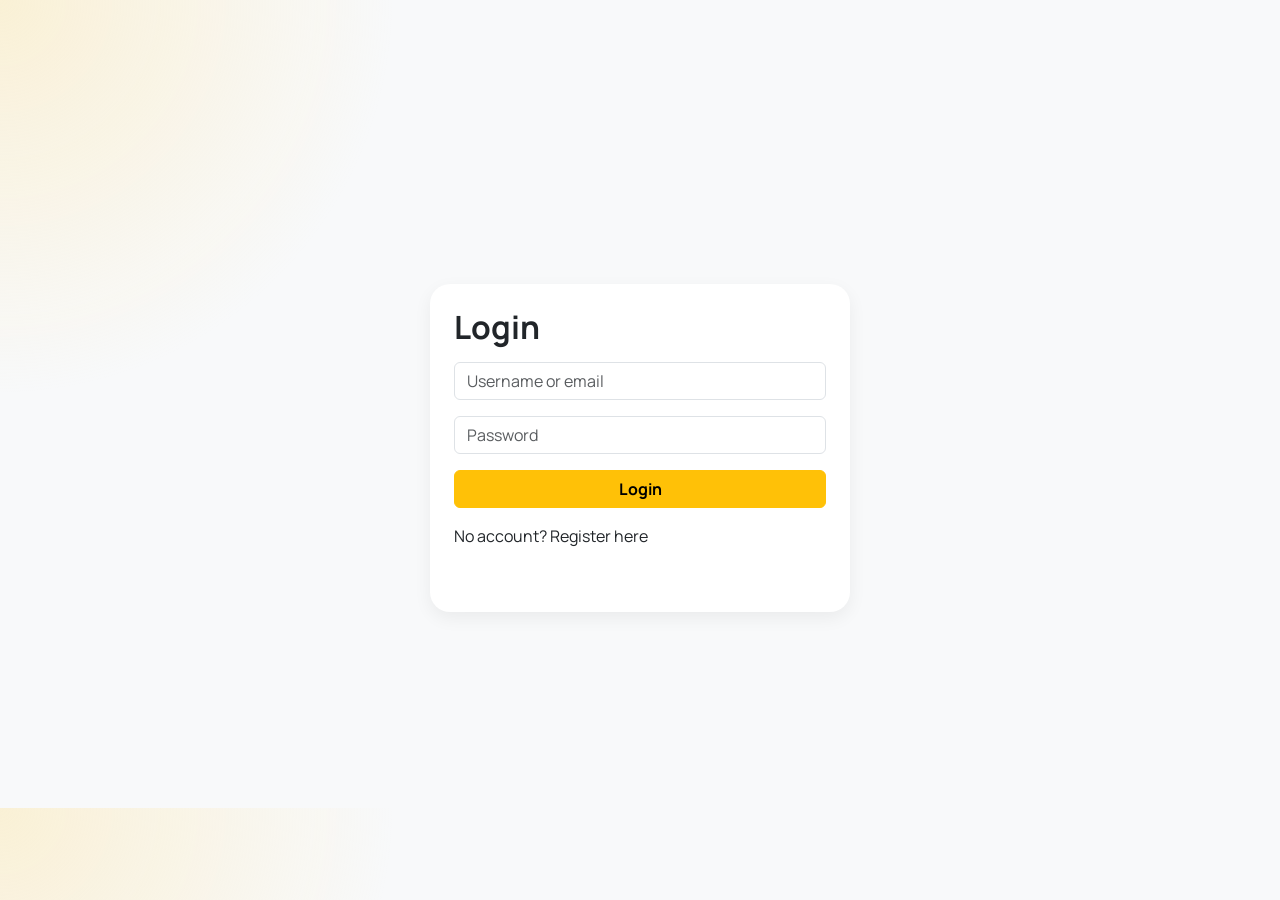
<file: index.html>
<!doctype html>
<html lang="en">
  <head>
    <meta charset="UTF-8" />
    <meta name="viewport" content="width=device-width, initial-scale=1.0" />
    <title>Notes</title>
    <link rel="preconnect" href="https://fonts.googleapis.com" />
    <link rel="preconnect" href="https://fonts.gstatic.com" crossorigin />
    <link
      href="https://fonts.googleapis.com/css2?family=Manrope:wght@400;500;600;700;800&display=swap"
      rel="stylesheet"
    />
    <link
      href="https://cdn.jsdelivr.net/npm/bootstrap@5.3.3/dist/css/bootstrap.min.css"
      rel="stylesheet"
    />
    <link
      href="https://cdn.jsdelivr.net/npm/bootstrap-icons@1.11.3/font/bootstrap-icons.min.css"
      rel="stylesheet"
    />
    <link rel="stylesheet" href="style.css" />
    <script src="auth-guard.js"></script>
    <script src="reminder-notifications.js"></script>
  </head>
  <body>
    <nav
      class="navbar navbar-expand-lg fixed-top glass-nav border-bottom border-light-subtle"
    >
      <div class="container-fluid px-3 px-lg-4 gap-3">
        <div class="d-flex align-items-center gap-2">
          <button
            class="btn btn-light d-lg-none rounded-circle"
            type="button"
            data-bs-toggle="offcanvas"
            data-bs-target="#mobileSidebar"
          >
            <i class="bi bi-list fs-5"></i>
          </button>
          <a
            class="navbar-brand d-flex align-items-center gap-2 mb-0 fw-bold text-dark"
            href="index.html"
          >
            <span
              class="brand-mark rounded-4 d-inline-flex align-items-center justify-content-center shadow-sm"
            >
              <i class="bi bi-lightbulb-fill"></i>
            </span>
            <span>KeepLite</span>
          </a>
        </div>

        <form class="search-pill flex-grow-1 mx-lg-3" onsubmit="return false;">
          <div class="input-group input-group-lg">
            <span class="input-group-text rounded-start-pill px-3"
              ><i class="bi bi-search text-muted"></i
            ></span>
            <input
              type="search"
              class="form-control rounded-end-pill px-2"
              placeholder="Search notes"
            />
          </div>
        </form>

        <div class="d-flex gap-3 align-items-center ms-auto">
          <button class="btn btn-light rounded-circle shadow-sm" type="button" aria-label="Messages" onclick="window.location.href='messages.html'">
            <i class="bi bi-envelope fs-5"></i>
          </button>
          <button class="btn btn-light rounded-circle shadow-sm" type="button" aria-label="Profile" onclick="window.location.href='profile.html'">
            <i class="bi bi-person-circle fs-5"></i>
          </button>
        </div>
      </div>
    </nav>

    <div
      class="offcanvas offcanvas-start"
      tabindex="-1"
      id="mobileSidebar"
      aria-labelledby="mobileSidebarLabel"
    >
      <div class="offcanvas-header">
        <h5 class="offcanvas-title fw-bold" id="mobileSidebarLabel">
          KeepLite
        </h5>
        <button
          type="button"
          class="btn-close"
          data-bs-dismiss="offcanvas"
          aria-label="Close"
        ></button>
      </div>
      <div class="offcanvas-body">
        <nav class="nav flex-column gap-2">
          <a class="nav-link sidebar-link active" href="index.html"
            ><i class="bi bi-stickies me-2"></i>Notes</a
          >
          <a class="nav-link sidebar-link" href="feed.html"
            ><i class="bi bi-globe2 me-2"></i>Feed</a
          >
          <a class="nav-link sidebar-link" href="messages.html"
            ><i class="bi bi-envelope me-2"></i>Messages</a
          >
          <a class="nav-link sidebar-link" href="reminders.html"
            ><i class="bi bi-bell me-2"></i>Reminders</a
          >
          <a class="nav-link sidebar-link" href="labels.html"
            ><i class="bi bi-tag me-2"></i>Labels</a
          >
          <a class="nav-link sidebar-link" href="archive.html"
            ><i class="bi bi-archive me-2"></i>Archive</a
          >
        </nav>
      </div>
    </div>

    <div class="container-fluid px-3 px-lg-4">
      <div class="d-flex align-items-start gap-4">
        <aside class="sidebar-desktop d-none d-lg-block flex-shrink-0">
          <div class="sidebar-sticky">
            <nav class="nav flex-column gap-2">
              <a class="nav-link sidebar-link active" href="index.html"
                ><i class="bi bi-stickies me-2"></i>Notes</a
              >
              <a class="nav-link sidebar-link" href="feed.html"
                ><i class="bi bi-globe2 me-2"></i>Feed</a
              >
              <a class="nav-link sidebar-link" href="messages.html"
                ><i class="bi bi-envelope me-2"></i>Messages</a
              >
              <a class="nav-link sidebar-link" href="reminders.html"
                ><i class="bi bi-bell me-2"></i>Reminders</a
              >
              <a class="nav-link sidebar-link" href="labels.html"
                ><i class="bi bi-tag me-2"></i>Labels</a
              >
              <a class="nav-link sidebar-link" href="archive.html"
                ><i class="bi bi-archive me-2"></i>Archive</a
              >
            </nav>
          </div>
        </aside>

        <main class="flex-grow-1 pb-5">
          <div class="d-flex gap-3 mb-4">
            <button class="btn btn-light flex-grow-1 py-3 text-start" id="btn-text-note" type="button">
              <div class="d-flex align-items-center gap-3">
                <i class="bi bi-pencil-square fs-5 text-muted"></i>
                <div>
                  <div class="fw-medium text-dark">Take a note</div>
                  <div class="small text-secondary">Create a text note</div>
                </div>
              </div>
            </button>
            <button class="btn btn-light flex-grow-1 py-3 text-start" id="btn-image-note" type="button">
              <div class="d-flex align-items-center gap-3">
                <i class="bi bi-image fs-5 text-muted"></i>
                <div>
                  <div class="fw-medium text-dark">Image Note</div>
                  <div class="small text-secondary">Upload an image and add text</div>
                </div>
              </div>
            </button>
          </div>

          <div class="row g-4" id="tasks-container">
            <div class="col-12"><p class="text-muted text-center pt-5">Loading notes...</p></div>
          </div>
        </main>
      </div>
    </div>

    <!-- Create / Edit Note Modal -->
    <div class="modal fade" id="noteModal" tabindex="-1" aria-hidden="true">
      <div class="modal-dialog modal-dialog-centered modal-lg modal-dialog-scrollable">
        <div class="modal-content border-0 shadow-lg rounded-4">
          <div class="modal-header border-0 pb-0">
            <div>
              <h5 class="modal-title fw-bold d-flex align-items-center gap-2" id="noteModalTitle">
                <i class="bi bi-stickies"></i>
                <span>Create Note</span>
              </h5>
              <p class="text-secondary small mb-0 mt-1">Capture thoughts, reminders, labels, and images in one place.</p>
            </div>
            <button type="button" class="btn-close" data-bs-dismiss="modal" aria-label="Close"></button>
          </div>

          <form id="noteForm">
            <div class="modal-body pt-3">
              <input type="hidden" id="noteTaskId" />

              <div class="row g-3">
                <div class="col-md-4">
                  <label for="noteType" class="form-label fw-semibold">Note Type</label>
                  <select class="form-select rounded-4" id="noteType">
                    <option value="text">Text Note</option>
                    <option value="image">Image Note</option>
                  </select>
                </div>

                <div class="col-md-8">
                  <label for="noteTitle" class="form-label fw-semibold">Title</label>
                  <input
                    type="text"
                    class="form-control rounded-4"
                    id="noteTitle"
                    placeholder="Enter note title"
                    required
                  />
                </div>

                <div class="col-12">
                  <label for="noteDescription" class="form-label fw-semibold">Description</label>
                  <textarea
                    class="form-control rounded-4"
                    id="noteDescription"
                    rows="5"
                    placeholder="Write your note..."
                  ></textarea>
                </div>

                <div class="col-md-6">
                  <label for="noteLabels" class="form-label fw-semibold">Labels</label>
                  <input
                    type="text"
                    class="form-control rounded-4"
                    id="noteLabels"
                    placeholder="study, java, work"
                  />
                </div>

                <div class="col-md-6">
                  <label for="noteReminder" class="form-label fw-semibold">Reminder</label>
                  <input
                    type="datetime-local"
                    class="form-control rounded-4"
                    id="noteReminder"
                  />
                </div>

                <div class="col-12 d-none" id="imageUploadGroup">
                  <label for="noteImage" class="form-label fw-semibold">Upload Image</label>
                  <input
                    type="file"
                    class="form-control rounded-4"
                    id="noteImage"
                    accept="image/*"
                  />
                  <div id="noteImagePreviewWrap" class="mt-3 d-none">
                    <div class="p-2 bg-light rounded-4">
                      <img
                        id="noteImagePreview"
                        alt="Preview"
                        class="img-fluid rounded-4"
                        style="max-height: 240px; width: 100%; object-fit: cover;"
                      />
                    </div>
                  </div>
                </div>
              </div>
            </div>

            <div class="modal-footer border-0 pt-0">
              <button type="button" class="btn btn-light rounded-pill px-4" data-bs-dismiss="modal">Cancel</button>
              <button type="submit" class="btn btn-primary rounded-pill px-4" id="noteSubmitBtn">
                <i class="bi bi-plus-circle me-2"></i>Save Note
              </button>
            </div>
          </form>
        </div>
      </div>
    </div>

    <!-- Share Modal -->
    <div class="modal fade" id="shareTaskModal" tabindex="-1" aria-hidden="true">
      <div class="modal-dialog modal-dialog-centered">
        <div class="modal-content border-0 shadow-lg rounded-4">
          <div class="modal-header border-0 pb-0">
            <div>
              <h5 class="modal-title fw-bold d-flex align-items-center gap-2">
                <i class="bi bi-share"></i>
                <span>Share to Feed</span>
              </h5>
              <p class="text-secondary small mb-0 mt-1">Add a polished caption before posting your completed note.</p>
            </div>
            <button type="button" class="btn-close" data-bs-dismiss="modal" aria-label="Close"></button>
          </div>

          <form id="shareTaskForm">
            <div class="modal-body pt-3">
              <input type="hidden" id="shareTaskId" />

              <div class="rounded-4 border bg-light p-3 mb-3">
                <div class="small text-muted mb-1">Selected note</div>
                <div id="shareTaskPreviewTitle" class="fw-bold text-dark"></div>
                <div id="shareTaskPreviewDescription" class="small text-secondary mt-1"></div>
              </div>

              <div class="mb-0">
                <label for="shareCaption" class="form-label fw-semibold">Caption</label>
                <textarea
                  class="form-control rounded-4"
                  id="shareCaption"
                  rows="4"
                  placeholder="What would you like to say about this note?"
                ></textarea>
              </div>
            </div>

            <div class="modal-footer border-0 pt-0">
              <button type="button" class="btn btn-light rounded-pill px-4" data-bs-dismiss="modal">Cancel</button>
              <button type="submit" class="btn btn-warning rounded-pill px-4">
                <i class="bi bi-send me-2"></i>Post to Feed
              </button>
            </div>
          </form>
        </div>
      </div>
    </div>

    <script src="https://cdn.jsdelivr.net/npm/bootstrap@5.3.3/dist/js/bootstrap.bundle.min.js"></script>
    <script src="index.js"></script>
  </body>
</html>
</file>
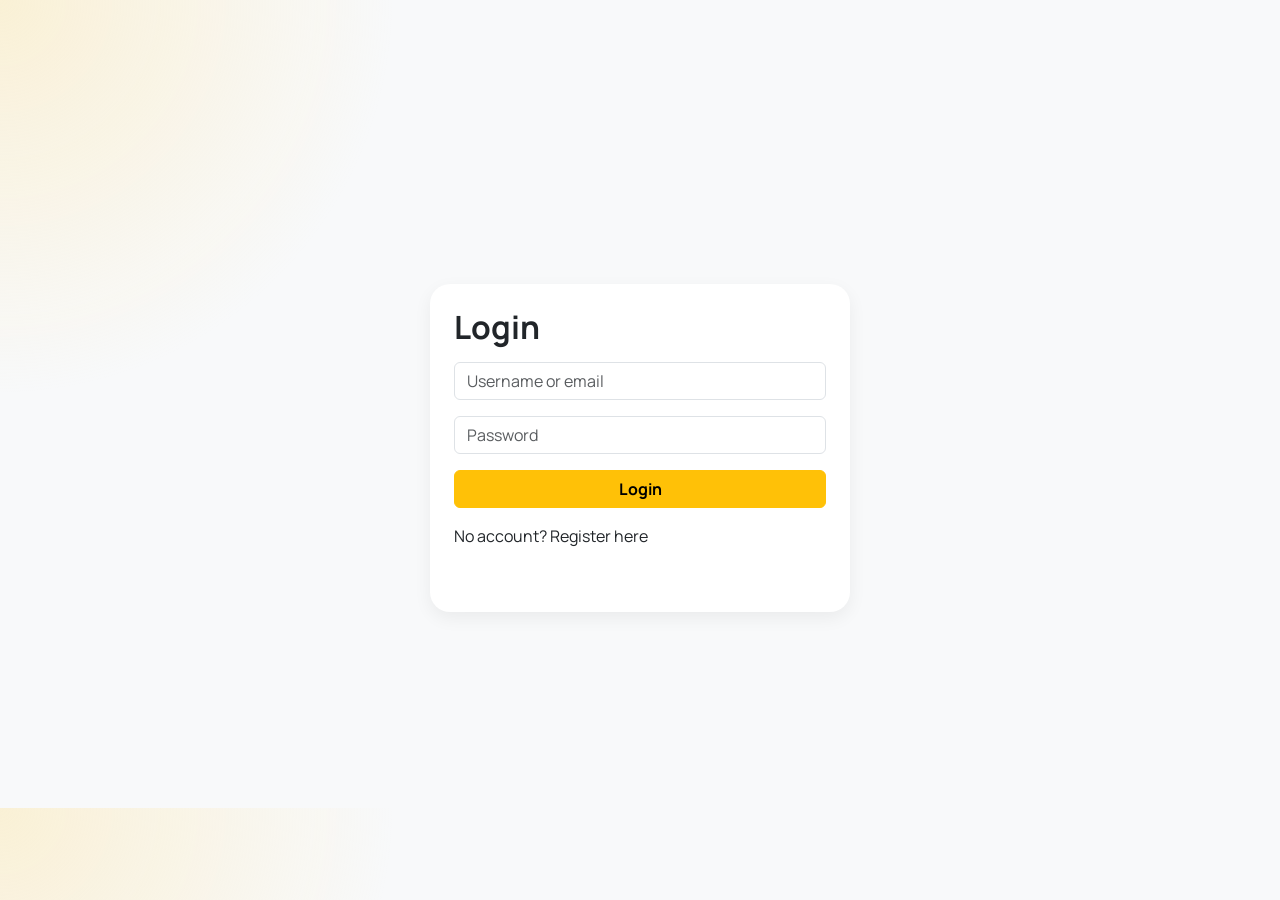
<file: archive.html>
<!doctype html>
<html lang="en">
  <head>
    <meta charset="UTF-8" />
    <meta name="viewport" content="width=device-width, initial-scale=1.0" />
    <title>Archive - KeepLite</title>
    <link rel="preconnect" href="https://fonts.googleapis.com" />
    <link rel="preconnect" href="https://fonts.gstatic.com" crossorigin />
    <link href="https://fonts.googleapis.com/css2?family=Manrope:wght@400;500;600;700;800&display=swap" rel="stylesheet" />
    <link href="https://cdn.jsdelivr.net/npm/bootstrap@5.3.3/dist/css/bootstrap.min.css" rel="stylesheet" />
    <link href="https://cdn.jsdelivr.net/npm/bootstrap-icons@1.11.3/font/bootstrap-icons.min.css" rel="stylesheet" />
    <link rel="stylesheet" href="style.css" />
    <script src="auth-guard.js"></script>
    <script src="reminder-notifications.js"></script>
  </head>
  <body>
    <nav class="navbar navbar-expand-lg fixed-top glass-nav border-bottom border-light-subtle">
      <div class="container-fluid px-3 px-lg-4 gap-3">
        <div class="d-flex align-items-center gap-2">
          <button
            class="btn btn-light d-lg-none rounded-circle"
            type="button"
            data-bs-toggle="offcanvas"
            data-bs-target="#mobileSidebar"
          >
            <i class="bi bi-list fs-5"></i>
          </button>
          <a class="navbar-brand d-flex align-items-center gap-2 mb-0 fw-bold text-dark" href="index.html">
            <span class="brand-mark rounded-4 d-inline-flex align-items-center justify-content-center shadow-sm">
              <i class="bi bi-lightbulb-fill"></i>
            </span>
            <span>KeepLite</span>
          </a>
        </div>
        <button class="btn btn-light rounded-circle shadow-sm ms-auto" type="button" onclick="window.location.href='profile.html'">
          <i class="bi bi-person-circle fs-5"></i>
        </button>
      </div>
    </nav>

    <div
      class="offcanvas offcanvas-start"
      tabindex="-1"
      id="mobileSidebar"
      aria-labelledby="mobileSidebarLabel"
    >
      <div class="offcanvas-header">
        <h5 class="offcanvas-title fw-bold" id="mobileSidebarLabel">KeepLite</h5>
        <button
          type="button"
          class="btn-close"
          data-bs-dismiss="offcanvas"
          aria-label="Close"
        ></button>
      </div>
      <div class="offcanvas-body">
        <nav class="nav flex-column gap-2">
          <a class="nav-link sidebar-link" href="index.html"><i class="bi bi-stickies me-2"></i>Notes</a>
          <a class="nav-link sidebar-link" href="feed.html"><i class="bi bi-globe2 me-2"></i>Feed</a>
          <a class="nav-link sidebar-link" href="messages.html"><i class="bi bi-envelope me-2"></i>Messages</a>
          <a class="nav-link sidebar-link" href="reminders.html"><i class="bi bi-bell me-2"></i>Reminders</a>
          <a class="nav-link sidebar-link" href="labels.html"><i class="bi bi-tag me-2"></i>Labels</a>
          <a class="nav-link sidebar-link active" href="archive.html"><i class="bi bi-archive me-2"></i>Archive</a>
        </nav>
      </div>
    </div>

    <div class="container-fluid px-3 px-lg-4">
      <div class="d-flex align-items-start gap-4">
        <aside class="sidebar-desktop d-none d-lg-block flex-shrink-0">
          <div class="sidebar-sticky">
            <nav class="nav flex-column gap-2">
              <a class="nav-link sidebar-link" href="index.html"><i class="bi bi-stickies me-2"></i>Notes</a>
              <a class="nav-link sidebar-link" href="feed.html"><i class="bi bi-globe2 me-2"></i>Feed</a>
              <a class="nav-link sidebar-link" href="messages.html"><i class="bi bi-envelope me-2"></i>Messages</a>
              <a class="nav-link sidebar-link" href="reminders.html"><i class="bi bi-bell me-2"></i>Reminders</a>
              <a class="nav-link sidebar-link" href="labels.html"><i class="bi bi-tag me-2"></i>Labels</a>
              <a class="nav-link sidebar-link active" href="archive.html"><i class="bi bi-archive me-2"></i>Archive</a>
            </nav>
          </div>
        </aside>

        <main class="flex-grow-1 pb-5 mt-3">
          <div class="text-center text-muted mb-5 mt-4">
            <i class="bi bi-archive text-secondary opacity-50" style="font-size: 3rem;"></i>
            <h5 class="mt-2 fw-medium text-secondary">Archived Notes</h5>
          </div>

          <div class="row g-4">
            <div class="col-12 col-md-6 col-xl-3">
              <div class="card note-card h-100 archived-card">
                <div class="card-body">
                  <div class="d-flex justify-content-between align-items-start mb-2">
                    <h2 class="h6 fw-bold text-muted">Project Ideas Phase 1</h2>
                    <i class="bi bi-arrow-up-circle text-muted" title="Unarchive" style="cursor: pointer;"></i>
                  </div>
                  <p class="text-secondary mb-3 small">Initial brainstorm for the CITS5505 project. We decided on the note-taking app.</p>
                </div>
              </div>
            </div>

            <div class="col-12 col-md-6 col-xl-3">
              <div class="card note-card h-100 archived-card">
                <div class="card-body">
                  <div class="d-flex justify-content-between align-items-start mb-2">
                    <h2 class="h6 fw-bold text-muted">Old Shopping List</h2>
                    <i class="bi bi-arrow-up-circle text-muted" title="Unarchive" style="cursor: pointer;"></i>
                  </div>
                  <ul class="list-unstyled small text-secondary mb-0 line-through">
                    <li><del>Coffee</del></li>
                    <li><del>Milk</del></li>
                  </ul>
                </div>
              </div>
            </div>
          </div>
        </main>
      </div>
    </div>

    <script src="https://cdn.jsdelivr.net/npm/bootstrap@5.3.3/dist/js/bootstrap.bundle.min.js"></script>
    <script src="archive.js"></script>
  </body>
</html>
</file>
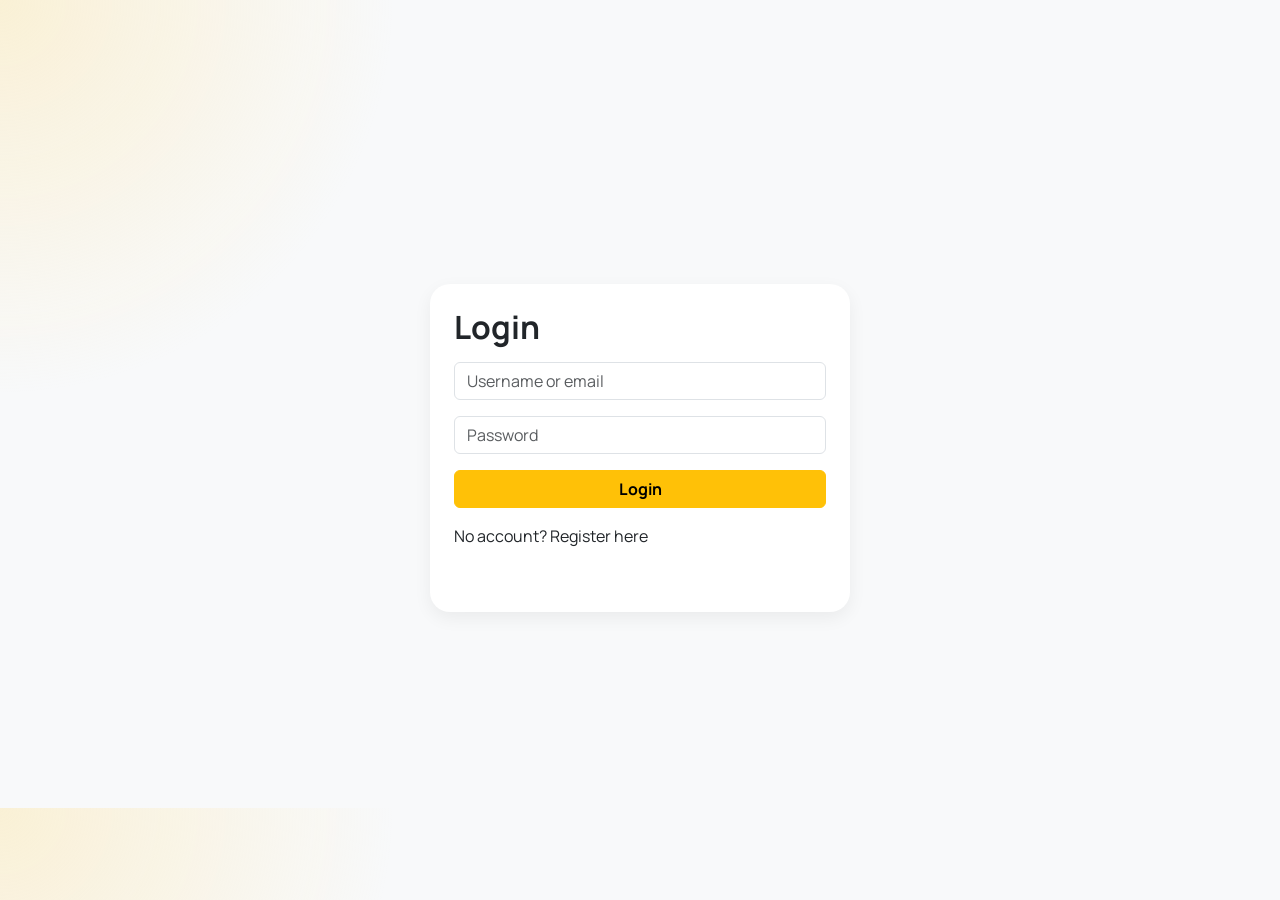
<file: feed.html>
<!doctype html>
<html lang="en">
<head>
  <meta charset="UTF-8" />
  <meta name="viewport" content="width=device-width, initial-scale=1.0" />
  <title>Feed - KeepLite</title>

  <link rel="preconnect" href="https://fonts.googleapis.com" />
  <link rel="preconnect" href="https://fonts.gstatic.com" crossorigin />
  <link
    href="https://fonts.googleapis.com/css2?family=Manrope:wght@400;500;600;700;800&display=swap"
    rel="stylesheet"
  />
  <link
    href="https://cdn.jsdelivr.net/npm/bootstrap@5.3.3/dist/css/bootstrap.min.css"
    rel="stylesheet"
  />
  <link
    href="https://cdn.jsdelivr.net/npm/bootstrap-icons@1.11.3/font/bootstrap-icons.min.css"
    rel="stylesheet"
  />
  <link rel="stylesheet" href="style.css" />
  <script src="auth-guard.js"></script>
  <script src="reminder-notifications.js"></script>

  <style>
    .feed-author-link {
      cursor: pointer;
      transition: color 0.2s ease;
    }

    .feed-author-link:hover {
      color: #ffd54f !important;
      text-decoration: underline !important;
    }

    .feed-toolbar {
      background: rgba(255, 255, 255, 0.82);
      backdrop-filter: blur(10px);
      border: 1px solid rgba(0, 0, 0, 0.05);
      border-radius: 20px;
      padding: 14px 16px;
      margin-bottom: 20px;
    }

    .feed-post {
      border: 0;
      border-radius: 24px;
      box-shadow: 0 12px 28px rgba(15, 23, 42, 0.08);
      overflow: hidden;
      transition: transform 0.2s ease, box-shadow 0.2s ease;
    }

    .feed-post:hover {
      transform: translateY(-2px);
      box-shadow: 0 16px 34px rgba(15, 23, 42, 0.12);
    }

    .feed-post .card-body {
      padding: 1.25rem;
    }

    .post-meta-line {
      font-size: 0.88rem;
      color: #6c757d;
    }

    .post-title {
      font-size: 1.06rem;
      line-height: 1.35;
    }

    .post-caption {
      white-space: pre-wrap;
    }

    .engagement-bar {
      display: flex;
      align-items: center;
      justify-content: space-between;
      gap: 12px;
      flex-wrap: wrap;
      padding-top: 10px;
      border-top: 1px solid rgba(0, 0, 0, 0.06);
      margin-top: 12px;
    }

    .engagement-stats {
      display: flex;
      align-items: center;
      gap: 14px;
      color: #6c757d;
      font-size: 0.92rem;
      font-weight: 600;
    }

    .engagement-actions {
      display: flex;
      align-items: center;
      gap: 10px;
      flex-wrap: wrap;
    }

    .like-btn {
      border: 0;
      background: #fff7db;
      color: #7a5a00;
      border-radius: 999px;
      padding: 9px 14px;
      font-weight: 700;
      transition: all 0.2s ease;
    }

    .like-btn:hover {
      background: #ffe9a8;
      transform: translateY(-1px);
    }

    .like-btn.liked {
      background: #ffd54f;
      color: #3d2b00;
      box-shadow: 0 8px 18px rgba(255, 213, 79, 0.35);
    }

    .comment-wrap {
      background: #fafafa;
      border: 1px solid rgba(0, 0, 0, 0.05);
      border-radius: 18px;
      padding: 12px 14px;
    }

    .comment-row:last-child {
      border-bottom: 0 !important;
      padding-bottom: 0 !important;
      margin-bottom: 0 !important;
    }

    .comment-composer .form-control {
      border-radius: 999px;
    }

    .comment-composer .btn {
      border-radius: 999px;
      font-weight: 700;
    }
  </style>
</head>
<body>
  <nav class="navbar navbar-expand-lg fixed-top glass-nav border-bottom border-light-subtle">
    <div class="container-fluid px-3 px-lg-4 gap-3">
      <div class="d-flex align-items-center gap-2">
        <button
          class="btn btn-light d-lg-none rounded-circle"
          type="button"
          data-bs-toggle="offcanvas"
          data-bs-target="#mobileSidebar"
        >
          <i class="bi bi-list fs-5"></i>
        </button>
        <a
          class="navbar-brand d-flex align-items-center gap-2 mb-0 fw-bold text-dark"
          href="index.html"
        >
          <span
            class="brand-mark rounded-4 d-inline-flex align-items-center justify-content-center shadow-sm"
          >
            <i class="bi bi-lightbulb-fill"></i>
          </span>
          <span>KeepLite</span>
        </a>
      </div>

      <button
        class="btn btn-light rounded-circle shadow-sm ms-auto"
        type="button"
        aria-label="Profile"
        onclick="window.location.href='profile.html'"
      >
        <i class="bi bi-person-circle fs-5"></i>
      </button>
    </div>
  </nav>

  <div class="offcanvas offcanvas-start" tabindex="-1" id="mobileSidebar">
    <div class="offcanvas-header">
      <h5 class="offcanvas-title fw-bold">KeepLite</h5>
      <button type="button" class="btn-close" data-bs-dismiss="offcanvas"></button>
    </div>
    <div class="offcanvas-body">
      <nav class="nav flex-column gap-2">
        <a class="nav-link sidebar-link" href="index.html"><i class="bi bi-stickies me-2"></i>Notes</a>
        <a class="nav-link sidebar-link active" href="feed.html"><i class="bi bi-globe2 me-2"></i>Feed</a>
        <a class="nav-link sidebar-link" href="messages.html"><i class="bi bi-envelope me-2"></i>Messages</a>
        <a class="nav-link sidebar-link" href="reminders.html"><i class="bi bi-bell me-2"></i>Reminders</a>
        <a class="nav-link sidebar-link" href="labels.html"><i class="bi bi-tag me-2"></i>Labels</a>
        <a class="nav-link sidebar-link" href="archive.html"><i class="bi bi-archive me-2"></i>Archive</a>
      </nav>
    </div>
  </div>

  <div class="container-fluid px-3 px-lg-4">
    <div class="d-flex align-items-start gap-4">
      <aside class="sidebar-desktop d-none d-lg-block flex-shrink-0">
        <div class="sidebar-sticky">
          <nav class="nav flex-column gap-2">
            <a class="nav-link sidebar-link" href="index.html"><i class="bi bi-stickies me-2"></i>Notes</a>
            <a class="nav-link sidebar-link active" href="feed.html"><i class="bi bi-globe2 me-2"></i>Feed</a>
            <a class="nav-link sidebar-link" href="messages.html"><i class="bi bi-envelope me-2"></i>Messages</a>
            <a class="nav-link sidebar-link" href="reminders.html"><i class="bi bi-bell me-2"></i>Reminders</a>
            <a class="nav-link sidebar-link" href="labels.html"><i class="bi bi-tag me-2"></i>Labels</a>
            <a class="nav-link sidebar-link" href="archive.html"><i class="bi bi-archive me-2"></i>Archive</a>
          </nav>
        </div>
      </aside>

      <main class="flex-grow-1 pb-5" style="max-width: 760px; margin: 0 auto;">
        <div class="d-flex align-items-center justify-content-between gap-3 flex-wrap mb-3">
          <div>
            <h1 class="h4 fw-bold mb-1">Public Feed</h1>
            <p class="text-secondary mb-0">Popular posts float to the top automatically.</p>
          </div>
          <button class="btn btn-light rounded-pill px-4 fw-semibold" type="button" onclick="loadFeed()">
            <i class="bi bi-arrow-clockwise me-2"></i>Refresh
          </button>
        </div>

        <div class="feed-toolbar d-flex justify-content-between align-items-center gap-3 flex-wrap">
          <div class="small text-secondary">
            Feed order updates quietly in the background based on likes and comments.
          </div>
        </div>

        <div id="feed-container">
          <p class="text-muted text-center pt-5">Loading...</p>
        </div>
      </main>
    </div>
  </div>

  <script src="https://cdn.jsdelivr.net/npm/bootstrap@5.3.3/dist/js/bootstrap.bundle.min.js"></script>
  <script src="feed.js"></script>
</body>
</html>
</file>
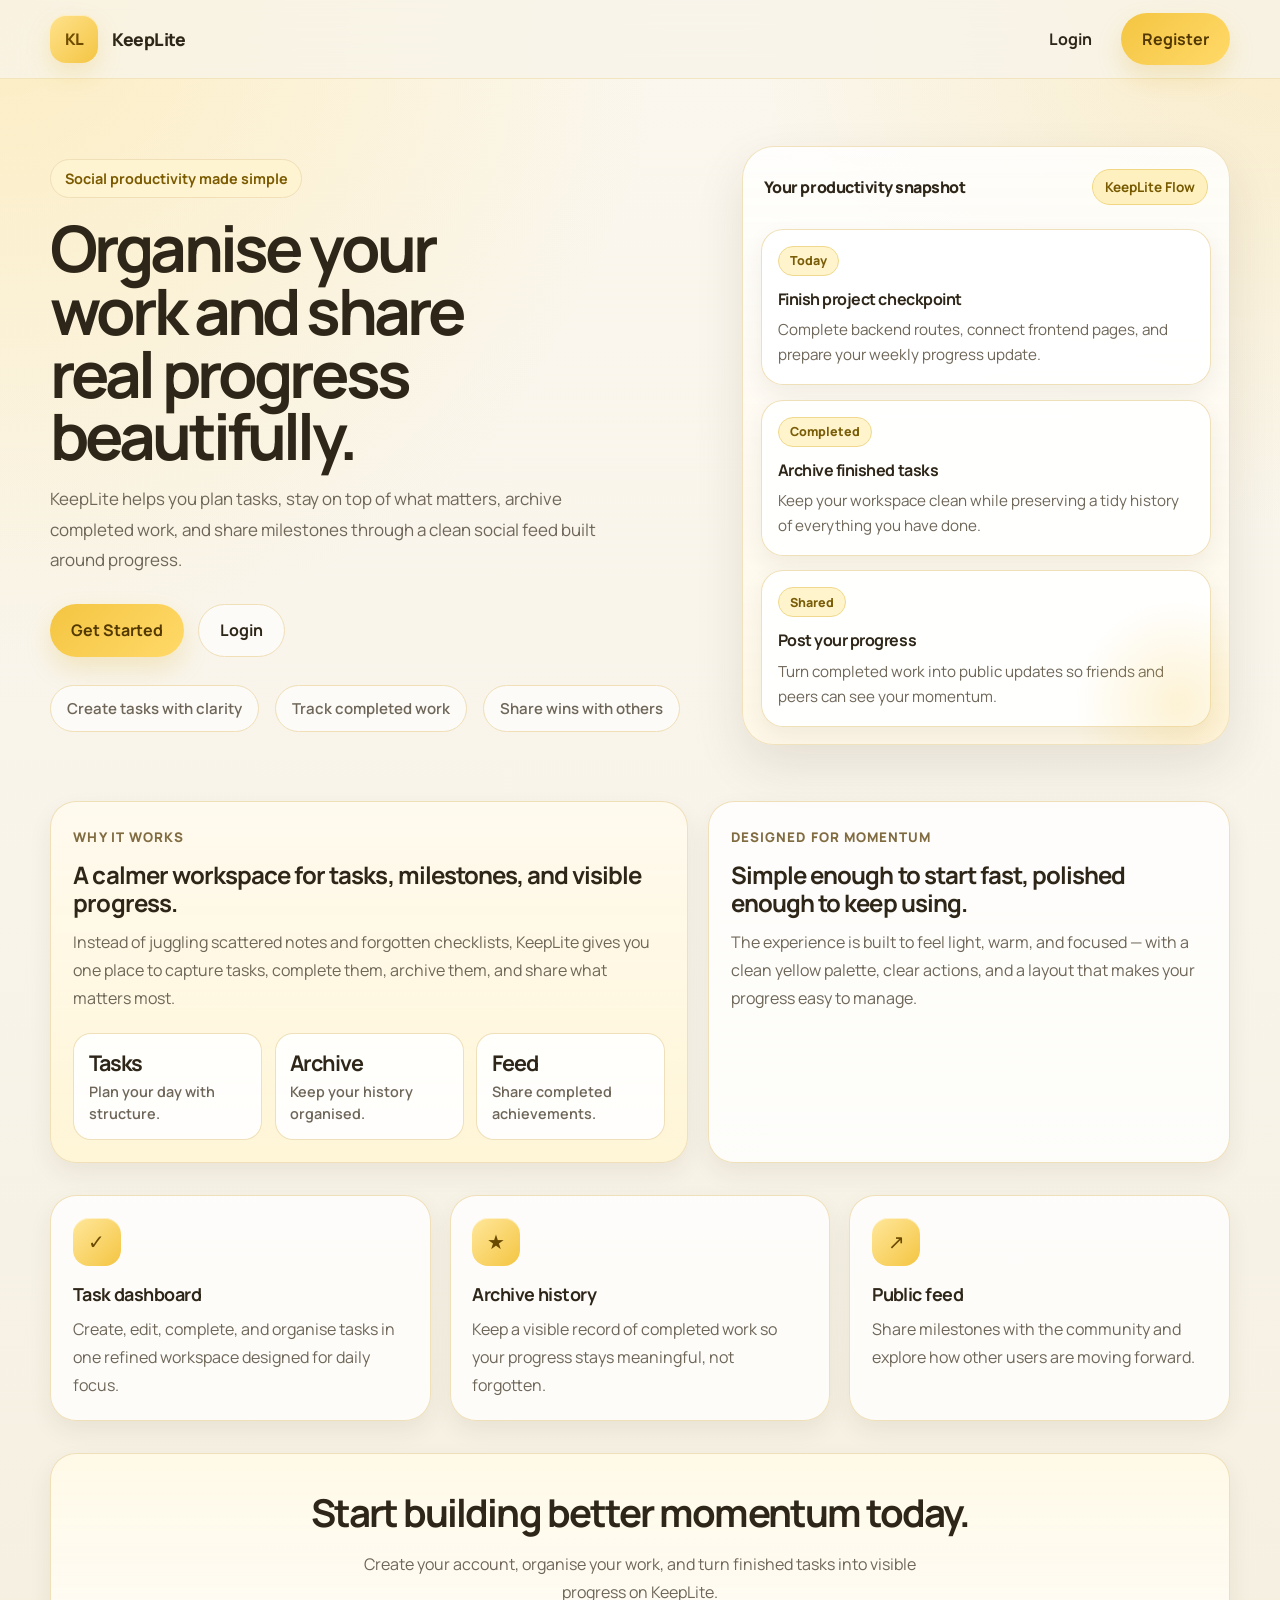
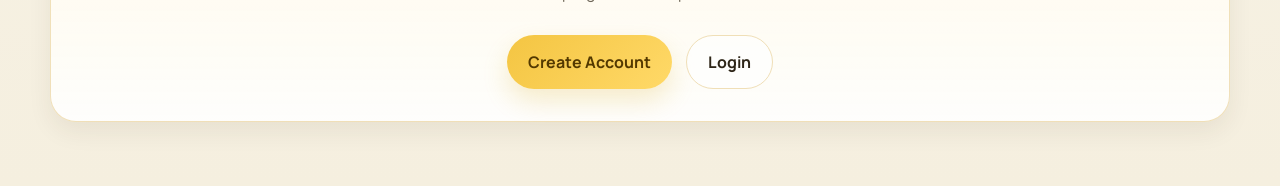
<file: home.html>
<!DOCTYPE html>
<html lang="en">
<head>
  <meta charset="UTF-8" />
  <meta name="viewport" content="width=device-width, initial-scale=1.0" />
  <title>KeepLite | Home</title>
  <link rel="preconnect" href="https://fonts.googleapis.com" />
  <link rel="preconnect" href="https://fonts.gstatic.com" crossorigin />
  <link
    href="https://fonts.googleapis.com/css2?family=Manrope:wght@400;500;600;700;800&display=swap"
    rel="stylesheet"
  />
  <style>
    :root {
      --bg: #f8f4ea;
      --surface: #fffdf8;
      --surface-2: #fff8e8;
      --border: #f0dfb7;
      --border-strong: #e6c873;
      --text: #2e2618;
      --muted: #6e6658;
      --accent: #f4c542;
      --accent-deep: #d9a514;
      --accent-soft: #fff1bf;
      --shadow: 0 20px 50px rgba(56, 40, 8, 0.10);
      --shadow-soft: 0 10px 24px rgba(56, 40, 8, 0.07);
      --radius-xl: 28px;
      --radius-lg: 20px;
      --radius-md: 16px;
      --radius-pill: 999px;
    }

    * {
      box-sizing: border-box;
    }

    html {
      scroll-behavior: smooth;
    }

    body {
      margin: 0;
      font-family: "Manrope", sans-serif;
      background:
        radial-gradient(circle at top left, rgba(255, 223, 128, 0.40), transparent 30%),
        radial-gradient(circle at top right, rgba(244, 197, 66, 0.22), transparent 24%),
        linear-gradient(180deg, #fbf7ee 0%, #f8f4ea 50%, #f5efdf 100%);
      color: var(--text);
    }

    a {
      text-decoration: none;
      color: inherit;
    }

    .container {
      width: min(1180px, calc(100% - 2rem));
      margin: 0 auto;
    }

    .landing-header {
      position: sticky;
      top: 0;
      z-index: 50;
      backdrop-filter: blur(18px);
      background: rgba(248, 244, 234, 0.78);
      border-bottom: 1px solid rgba(230, 200, 115, 0.35);
    }

    .landing-header-inner {
      min-height: 78px;
      display: flex;
      align-items: center;
      justify-content: space-between;
      gap: 1rem;
    }

    .landing-brand-wrap {
      display: flex;
      align-items: center;
      gap: 0.9rem;
    }

    .landing-brand-icon {
      width: 48px;
      height: 48px;
      border-radius: 16px;
      display: flex;
      align-items: center;
      justify-content: center;
      background: linear-gradient(135deg, #ffe28c 0%, #f4c542 100%);
      color: #6e4c00;
      font-weight: 800;
      letter-spacing: -0.04em;
      box-shadow: inset 0 1px 0 rgba(255,255,255,0.55), 0 10px 24px rgba(217, 165, 20, 0.18);
    }

    .landing-brand-text {
      font-size: 1.1rem;
      font-weight: 800;
      letter-spacing: -0.03em;
    }

    .landing-nav {
      display: flex;
      align-items: center;
      gap: 0.85rem;
    }

    .landing-link,
    .landing-register-btn,
    .hero-primary,
    .hero-secondary,
    .cta-primary,
    .cta-secondary {
      display: inline-flex;
      align-items: center;
      justify-content: center;
      border-radius: var(--radius-pill);
      font-weight: 700;
      transition: 180ms ease;
    }

    .landing-link {
      color: var(--text);
      padding: 0.8rem 1rem;
    }

    .landing-link:hover {
      background: rgba(255, 255, 255, 0.7);
    }

    .landing-register-btn,
    .hero-primary,
    .cta-primary {
      background: linear-gradient(135deg, var(--accent) 0%, #ffd968 100%);
      color: #533900;
      padding: 0.92rem 1.3rem;
      box-shadow: 0 12px 26px rgba(217, 165, 20, 0.20);
    }

    .landing-register-btn:hover,
    .hero-primary:hover,
    .cta-primary:hover {
      transform: translateY(-1px);
      box-shadow: 0 16px 30px rgba(217, 165, 20, 0.24);
    }

    .hero-secondary,
    .cta-secondary {
      background: rgba(255,255,255,0.68);
      border: 1px solid var(--border);
      color: var(--text);
      padding: 0.92rem 1.3rem;
    }

    .hero-secondary:hover,
    .cta-secondary:hover {
      background: #fff;
    }

    .landing-main {
      padding: 2.2rem 0 4rem;
    }

    .hero {
      display: grid;
      grid-template-columns: 1.15fr 0.85fr;
      gap: 2rem;
      align-items: center;
      padding: 2rem 0 1.5rem;
    }

    .hero-copy {
      max-width: 640px;
    }

    .hero-badge {
      display: inline-flex;
      align-items: center;
      gap: 0.5rem;
      background: rgba(255, 245, 210, 0.95);
      border: 1px solid var(--border);
      color: #7b5a00;
      border-radius: var(--radius-pill);
      padding: 0.55rem 0.85rem;
      font-weight: 700;
      font-size: 0.9rem;
      margin-bottom: 1.2rem;
    }

    .hero h1 {
      margin: 0 0 1rem;
      font-size: clamp(2.4rem, 5vw, 4.8rem);
      line-height: 0.98;
      letter-spacing: -0.06em;
      max-width: 12ch;
    }

    .hero p {
      margin: 0;
      max-width: 58ch;
      font-size: 1.06rem;
      line-height: 1.8;
      color: var(--muted);
    }

    .hero-actions {
      display: flex;
      flex-wrap: wrap;
      gap: 0.9rem;
      margin-top: 1.75rem;
    }

    .hero-meta {
      display: flex;
      gap: 1rem;
      flex-wrap: wrap;
      margin-top: 1.75rem;
    }

    .hero-meta-pill {
      background: rgba(255,255,255,0.65);
      border: 1px solid var(--border);
      color: var(--muted);
      border-radius: var(--radius-pill);
      padding: 0.75rem 1rem;
      font-size: 0.94rem;
      font-weight: 600;
    }

    .hero-panel {
      position: relative;
      padding: 1.1rem;
      border-radius: 32px;
      background: linear-gradient(180deg, rgba(255,255,255,0.82), rgba(255,248,232,0.96));
      border: 1px solid rgba(240, 223, 183, 0.9);
      box-shadow: var(--shadow);
      overflow: hidden;
    }

    .hero-panel::before {
      content: "";
      position: absolute;
      inset: auto -60px -70px auto;
      width: 220px;
      height: 220px;
      background: radial-gradient(circle, rgba(244,197,66,0.22), transparent 68%);
      pointer-events: none;
    }

    .hero-panel-top {
      display: flex;
      align-items: center;
      justify-content: space-between;
      gap: 1rem;
      margin-bottom: 1rem;
      padding: 0.25rem 0.2rem 0.5rem;
    }

    .hero-panel-title {
      font-size: 1rem;
      font-weight: 800;
      letter-spacing: -0.03em;
    }

    .hero-panel-chip {
      display: inline-flex;
      align-items: center;
      border-radius: var(--radius-pill);
      background: var(--accent-soft);
      color: #775900;
      font-size: 0.85rem;
      font-weight: 700;
      padding: 0.5rem 0.75rem;
      border: 1px solid #f1d784;
    }

    .hero-note-grid {
      display: grid;
      gap: 0.9rem;
    }

    .hero-note-card {
      background: rgba(255,255,255,0.92);
      border: 1px solid rgba(240, 223, 183, 0.95);
      border-radius: 22px;
      padding: 1rem 1rem 1.05rem;
      box-shadow: var(--shadow-soft);
    }

    .note-label {
      display: inline-flex;
      align-items: center;
      border-radius: var(--radius-pill);
      background: #fff4cb;
      color: #7a5d08;
      padding: 0.35rem 0.7rem;
      font-size: 0.78rem;
      font-weight: 800;
      margin-bottom: 0.75rem;
      border: 1px solid #f0d98e;
    }

    .hero-note-card h3 {
      margin: 0 0 0.45rem;
      font-size: 1rem;
      letter-spacing: -0.03em;
    }

    .hero-note-card p {
      margin: 0;
      color: var(--muted);
      line-height: 1.65;
      font-size: 0.95rem;
    }

    .landing-showcase {
      margin-top: 2rem;
      display: grid;
      grid-template-columns: 1.1fr 0.9fr;
      gap: 1.2rem;
    }

    .showcase-card,
    .feature,
    .landing-cta {
      background: rgba(255,255,255,0.78);
      border: 1px solid rgba(240, 223, 183, 0.95);
      border-radius: 26px;
      box-shadow: var(--shadow-soft);
    }

    .showcase-card {
      padding: 1.4rem;
    }

    .showcase-card.large {
      min-height: 260px;
      display: flex;
      flex-direction: column;
      justify-content: space-between;
      background:
        linear-gradient(180deg, rgba(255, 250, 238, 0.98), rgba(255, 245, 214, 0.95));
    }

    .showcase-card small {
      color: #816c42;
      font-weight: 800;
      text-transform: uppercase;
      letter-spacing: 0.08em;
    }

    .showcase-card h3 {
      margin: 0.9rem 0 0.75rem;
      font-size: 1.5rem;
      line-height: 1.15;
      letter-spacing: -0.04em;
    }

    .showcase-card p {
      margin: 0;
      color: var(--muted);
      line-height: 1.75;
    }

    .showcase-metrics {
      display: grid;
      grid-template-columns: repeat(3, 1fr);
      gap: 0.8rem;
      margin-top: 1.3rem;
    }

    .metric {
      border-radius: 18px;
      background: rgba(255,255,255,0.9);
      border: 1px solid rgba(240, 223, 183, 0.95);
      padding: 0.9rem;
    }

    .metric strong {
      display: block;
      font-size: 1.35rem;
      letter-spacing: -0.05em;
      margin-bottom: 0.2rem;
    }

    .metric span {
      color: var(--muted);
      font-size: 0.9rem;
      font-weight: 600;
    }

    .landing-features {
      margin-top: 2rem;
      display: grid;
      grid-template-columns: repeat(3, minmax(0, 1fr));
      gap: 1.2rem;
    }

    .feature {
      padding: 1.35rem;
    }

    .feature-icon {
      width: 48px;
      height: 48px;
      border-radius: 16px;
      display: flex;
      align-items: center;
      justify-content: center;
      font-size: 1.25rem;
      background: linear-gradient(135deg, #ffe79b, #f4c542);
      color: #694a00;
      margin-bottom: 1rem;
      box-shadow: inset 0 1px 0 rgba(255,255,255,0.55);
    }

    .feature h2 {
      margin: 0 0 0.55rem;
      font-size: 1.12rem;
      letter-spacing: -0.03em;
    }

    .feature p {
      margin: 0;
      color: var(--muted);
      line-height: 1.75;
    }

    .landing-cta {
      margin-top: 2rem;
      padding: 2rem;
      text-align: center;
      background:
        linear-gradient(180deg, rgba(255, 249, 231, 0.97), rgba(255,255,255,0.88));
    }

    .landing-cta h2 {
      margin: 0 0 0.65rem;
      font-size: clamp(1.8rem, 3vw, 2.8rem);
      letter-spacing: -0.05em;
    }

    .landing-cta p {
      margin: 0 auto;
      max-width: 56ch;
      color: var(--muted);
      line-height: 1.8;
    }

    .landing-cta .hero-actions {
      justify-content: center;
    }

    @media (max-width: 980px) {
      .hero,
      .landing-showcase,
      .landing-features {
        grid-template-columns: 1fr;
      }

      .hero h1 {
        max-width: 100%;
      }
    }

    @media (max-width: 640px) {
      .landing-header-inner {
        min-height: 72px;
      }

      .landing-nav {
        gap: 0.45rem;
      }

      .landing-link,
      .landing-register-btn {
        padding: 0.75rem 0.95rem;
      }

      .hero {
        padding-top: 1rem;
      }

      .hero-panel,
      .showcase-card,
      .feature,
      .landing-cta,
      .profile-card {
        border-radius: 22px;
      }

      .showcase-metrics {
        grid-template-columns: 1fr;
      }

      .hero-actions {
        flex-direction: column;
      }

      .hero-primary,
      .hero-secondary,
      .cta-primary,
      .cta-secondary {
        width: 100%;
      }
    }
  </style>
</head>
<body>
  <header class="landing-header">
    <div class="container landing-header-inner">
      <div class="landing-brand-wrap">
        <div class="landing-brand-icon">KL</div>
        <div class="landing-brand-text">KeepLite</div>
      </div>

      <nav class="landing-nav">
        <a href="login.html" class="landing-link">Login</a>
        <a href="register.html" class="landing-register-btn">Register</a>
      </nav>
    </div>
  </header>

  <main class="landing-main">
    <div class="container">
      <section class="hero">
        <div class="hero-copy">
          <span class="hero-badge">Social productivity made simple</span>
          <h1>Organise your work and share real progress beautifully.</h1>
          <p>
            KeepLite helps you plan tasks, stay on top of what matters, archive completed work,
            and share milestones through a clean social feed built around progress.
          </p>

          <div class="hero-actions">
            <a href="register.html" class="hero-primary">Get Started</a>
            <a href="login.html" class="hero-secondary">Login</a>
          </div>

          <div class="hero-meta">
            <div class="hero-meta-pill">Create tasks with clarity</div>
            <div class="hero-meta-pill">Track completed work</div>
            <div class="hero-meta-pill">Share wins with others</div>
          </div>
        </div>

        <div class="hero-panel">
          <div class="hero-panel-top">
            <div class="hero-panel-title">Your productivity snapshot</div>
            <div class="hero-panel-chip">KeepLite Flow</div>
          </div>

          <div class="hero-note-grid">
            <div class="hero-note-card">
              <span class="note-label">Today</span>
              <h3>Finish project checkpoint</h3>
              <p>Complete backend routes, connect frontend pages, and prepare your weekly progress update.</p>
            </div>

            <div class="hero-note-card">
              <span class="note-label">Completed</span>
              <h3>Archive finished tasks</h3>
              <p>Keep your workspace clean while preserving a tidy history of everything you have done.</p>
            </div>

            <div class="hero-note-card">
              <span class="note-label">Shared</span>
              <h3>Post your progress</h3>
              <p>Turn completed work into public updates so friends and peers can see your momentum.</p>
            </div>
          </div>
        </div>
      </section>

      <section class="landing-showcase">
        <article class="showcase-card large">
          <div>
            <small>Why it works</small>
            <h3>A calmer workspace for tasks, milestones, and visible progress.</h3>
            <p>
              Instead of juggling scattered notes and forgotten checklists, KeepLite gives you one
              place to capture tasks, complete them, archive them, and share what matters most.
            </p>
          </div>

          <div class="showcase-metrics">
            <div class="metric">
              <strong>Tasks</strong>
              <span>Plan your day with structure.</span>
            </div>
            <div class="metric">
              <strong>Archive</strong>
              <span>Keep your history organised.</span>
            </div>
            <div class="metric">
              <strong>Feed</strong>
              <span>Share completed achievements.</span>
            </div>
          </div>
        </article>

        <article class="showcase-card">
          <small>Designed for momentum</small>
          <h3>Simple enough to start fast, polished enough to keep using.</h3>
          <p>
            The experience is built to feel light, warm, and focused — with a clean yellow palette,
            clear actions, and a layout that makes your progress easy to manage.
          </p>
        </article>
      </section>

      <section class="landing-features">
        <div class="feature">
          <div class="feature-icon">✓</div>
          <h2>Task dashboard</h2>
          <p>Create, edit, complete, and organise tasks in one refined workspace designed for daily focus.</p>
        </div>

        <div class="feature">
          <div class="feature-icon">★</div>
          <h2>Archive history</h2>
          <p>Keep a visible record of completed work so your progress stays meaningful, not forgotten.</p>
        </div>

        <div class="feature">
          <div class="feature-icon">↗</div>
          <h2>Public feed</h2>
          <p>Share milestones with the community and explore how other users are moving forward.</p>
        </div>
      </section>

      <section class="landing-cta">
        <h2>Start building better momentum today.</h2>
        <p>
          Create your account, organise your work, and turn finished tasks into visible progress on KeepLite.
        </p>
        <div class="hero-actions">
          <a href="register.html" class="cta-primary">Create Account</a>
          <a href="login.html" class="cta-secondary">Login</a>
        </div>
      </section>
    </div>
  </main>
</body>
</html>
</file>
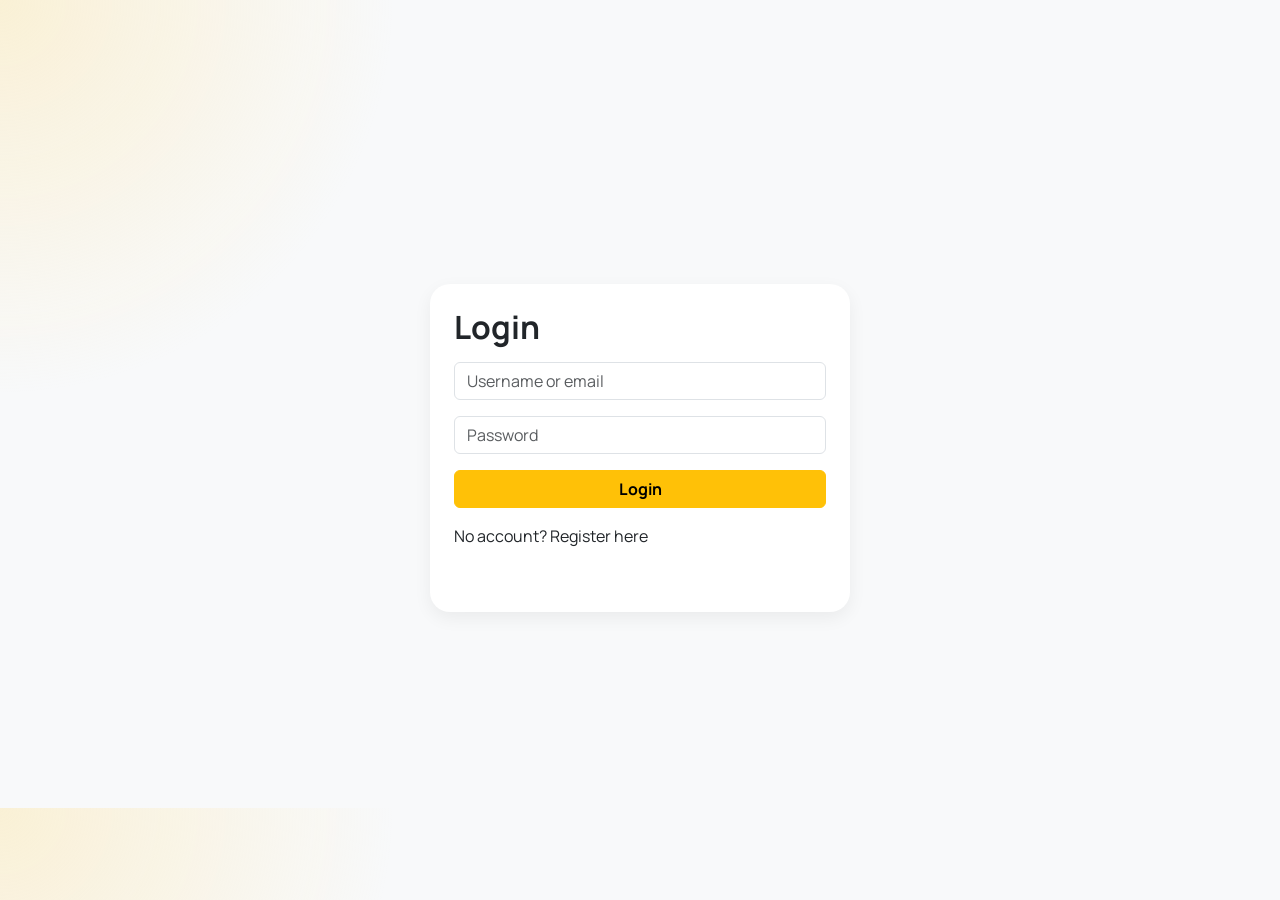
<file: labels.html>
<!doctype html>
<html lang="en">
  <head>
    <meta charset="UTF-8" />
    <meta name="viewport" content="width=device-width, initial-scale=1.0" />
    <title>Labels - KeepLite</title>
    <link rel="preconnect" href="https://fonts.googleapis.com" />
    <link rel="preconnect" href="https://fonts.gstatic.com" crossorigin />
    <link href="https://fonts.googleapis.com/css2?family=Manrope:wght@400;500;600;700;800&display=swap" rel="stylesheet" />
    <link href="https://cdn.jsdelivr.net/npm/bootstrap@5.3.3/dist/css/bootstrap.min.css" rel="stylesheet" />
    <link href="https://cdn.jsdelivr.net/npm/bootstrap-icons@1.11.3/font/bootstrap-icons.min.css" rel="stylesheet" />
    <link rel="stylesheet" href="style.css" />
    <script src="auth-guard.js"></script>
    <script src="reminder-notifications.js"></script>
  </head>
  <body>
    <nav class="navbar navbar-expand-lg fixed-top glass-nav border-bottom border-light-subtle">
      <div class="container-fluid px-3 px-lg-4 gap-3">
        <div class="d-flex align-items-center gap-2">
          <button
            class="btn btn-light d-lg-none rounded-circle"
            type="button"
            data-bs-toggle="offcanvas"
            data-bs-target="#mobileSidebar"
          >
            <i class="bi bi-list fs-5"></i>
          </button>
          <a class="navbar-brand d-flex align-items-center gap-2 mb-0 fw-bold text-dark" href="index.html">
            <span class="brand-mark rounded-4 d-inline-flex align-items-center justify-content-center shadow-sm">
              <i class="bi bi-lightbulb-fill"></i>
            </span>
            <span>KeepLite</span>
          </a>
        </div>
        <form class="search-pill flex-grow-1 mx-lg-3">
          <div class="input-group input-group-lg">
            <span class="input-group-text rounded-start-pill px-3"><i class="bi bi-search text-muted"></i></span>
            <input type="search" class="form-control rounded-end-pill px-2" placeholder="Search notes" />
          </div>
        </form>
        <button class="btn btn-light rounded-circle shadow-sm" type="button" onclick="window.location.href='profile.html'"><i class="bi bi-person-circle fs-5"></i></button>
      </div>
    </nav>

    <div
      class="offcanvas offcanvas-start"
      tabindex="-1"
      id="mobileSidebar"
      aria-labelledby="mobileSidebarLabel"
    >
      <div class="offcanvas-header">
        <h5 class="offcanvas-title fw-bold" id="mobileSidebarLabel">KeepLite</h5>
        <button
          type="button"
          class="btn-close"
          data-bs-dismiss="offcanvas"
          aria-label="Close"
        ></button>
      </div>
      <div class="offcanvas-body">
        <nav class="nav flex-column gap-2">
          <a class="nav-link sidebar-link" href="index.html"><i class="bi bi-stickies me-2"></i>Notes</a>
          <a class="nav-link sidebar-link" href="feed.html"><i class="bi bi-globe2 me-2"></i>Feed</a>
          <a class="nav-link sidebar-link" href="messages.html"><i class="bi bi-envelope me-2"></i>Messages</a>
          <a class="nav-link sidebar-link" href="reminders.html"><i class="bi bi-bell me-2"></i>Reminders</a>
          <a class="nav-link sidebar-link active" href="labels.html"><i class="bi bi-tag me-2"></i>Labels</a>
          <a class="nav-link sidebar-link" href="archive.html"><i class="bi bi-archive me-2"></i>Archive</a>
        </nav>
      </div>
    </div>

    <div class="container-fluid px-3 px-lg-4">
      <div class="d-flex align-items-start gap-4">
        <aside class="sidebar-desktop d-none d-lg-block flex-shrink-0">
          <div class="sidebar-sticky">
            <nav class="nav flex-column gap-2">
              <a class="nav-link sidebar-link" href="index.html"><i class="bi bi-stickies me-2"></i>Notes</a>
              <a class="nav-link sidebar-link" href="feed.html"><i class="bi bi-globe2 me-2"></i>Feed</a>
              <a class="nav-link sidebar-link" href="messages.html"><i class="bi bi-envelope me-2"></i>Messages</a>
              <a class="nav-link sidebar-link" href="reminders.html"><i class="bi bi-bell me-2"></i>Reminders</a>
              <a class="nav-link sidebar-link active" href="labels.html"><i class="bi bi-tag me-2"></i>Labels</a>
              <a class="nav-link sidebar-link" href="archive.html"><i class="bi bi-archive me-2"></i>Archive</a>
            </nav>
          </div>
        </aside>

        <main class="flex-grow-1 pb-5">
          <div class="d-flex justify-content-between align-items-center mb-3 mt-2">
            <h4 class="fw-bold mb-0 text-dark">
              <i class="bi bi-tag me-2 text-muted"></i>
              <span id="labels-header">Labels</span>
            </h4>
            <button id="clear-filter-btn" class="btn btn-outline-secondary rounded-pill fw-medium d-none">
              <i class="bi bi-x me-1"></i>Clear filter
            </button>
          </div>

          <p class="text-muted small mb-3">Click a label to see tasks tagged with it.</p>
          <div id="labels-chips" class="d-flex flex-wrap gap-2 mb-4">
            <span class="text-muted small">Loading…</span>
          </div>

          <div id="labels-tasks-container" class="row g-4"></div>
        </main>
      </div>
    </div>
    <script src="https://cdn.jsdelivr.net/npm/bootstrap@5.3.3/dist/js/bootstrap.bundle.min.js"></script>
    <script src="labels.js"></script>
  </body>
</html>
</file>
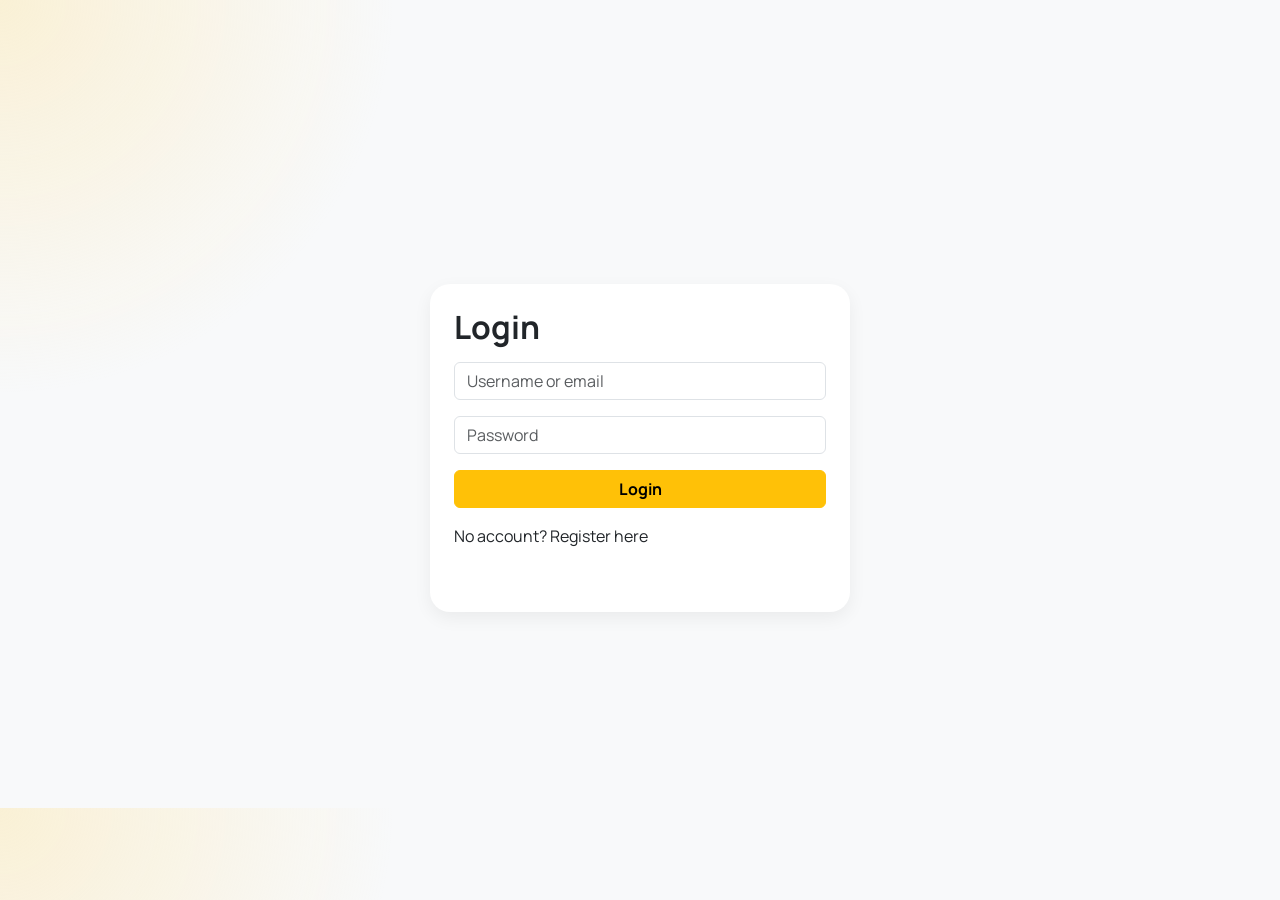
<file: login.html>
<!doctype html>
<html lang="en">
<head>
  <meta charset="UTF-8" />
  <meta name="viewport" content="width=device-width, initial-scale=1.0" />
  <title>Login</title>
  <link href="https://fonts.googleapis.com/css2?family=Manrope:wght@400;500;600;700;800&display=swap" rel="stylesheet">
  <link href="https://cdn.jsdelivr.net/npm/bootstrap@5.3.3/dist/css/bootstrap.min.css" rel="stylesheet">
  <link rel="stylesheet" href="style.css" />
</head>
<body>
  <main class="container d-flex justify-content-center align-items-center" style="min-height: 80vh;">
    <div class="card note-card bg-white p-4" style="max-width: 420px; width: 100%;">
      <h2 class="fw-bold mb-3">Login</h2>

      <input id="username" class="form-control mb-3" placeholder="Username or email">
      <input id="password" class="form-control mb-3" type="password" placeholder="Password">

      <button class="btn btn-warning w-100 fw-bold" onclick="login()">Login</button>

      <p class="mt-3">No account? <a href="register.html">Register here</a></p>

      <!-- Clean error message -->
      <p id="result" class="text-danger small mt-2"></p>
    </div>
  </main>

  <script>
    function login() {
      fetch("http://127.0.0.1:5000/auth/login", {
        method: "POST",
        headers: {"Content-Type": "application/json"},
        credentials: "include",
        body: JSON.stringify({
          username: document.getElementById("username").value,
          password: document.getElementById("password").value
        })
      })
      .then(res => res.json())
      .then(data => {
        if (data.message === "Logged in successfully") {
          alert("Login successful!");
          window.location.href = "index.html";
        } else {
          document.getElementById("result").innerText = data.error || "Login failed";
        }
      })
      .catch(() => {
        document.getElementById("result").innerText = "Server error. Try again.";
      });
    }
  </script>
</body>
</html>
</file>
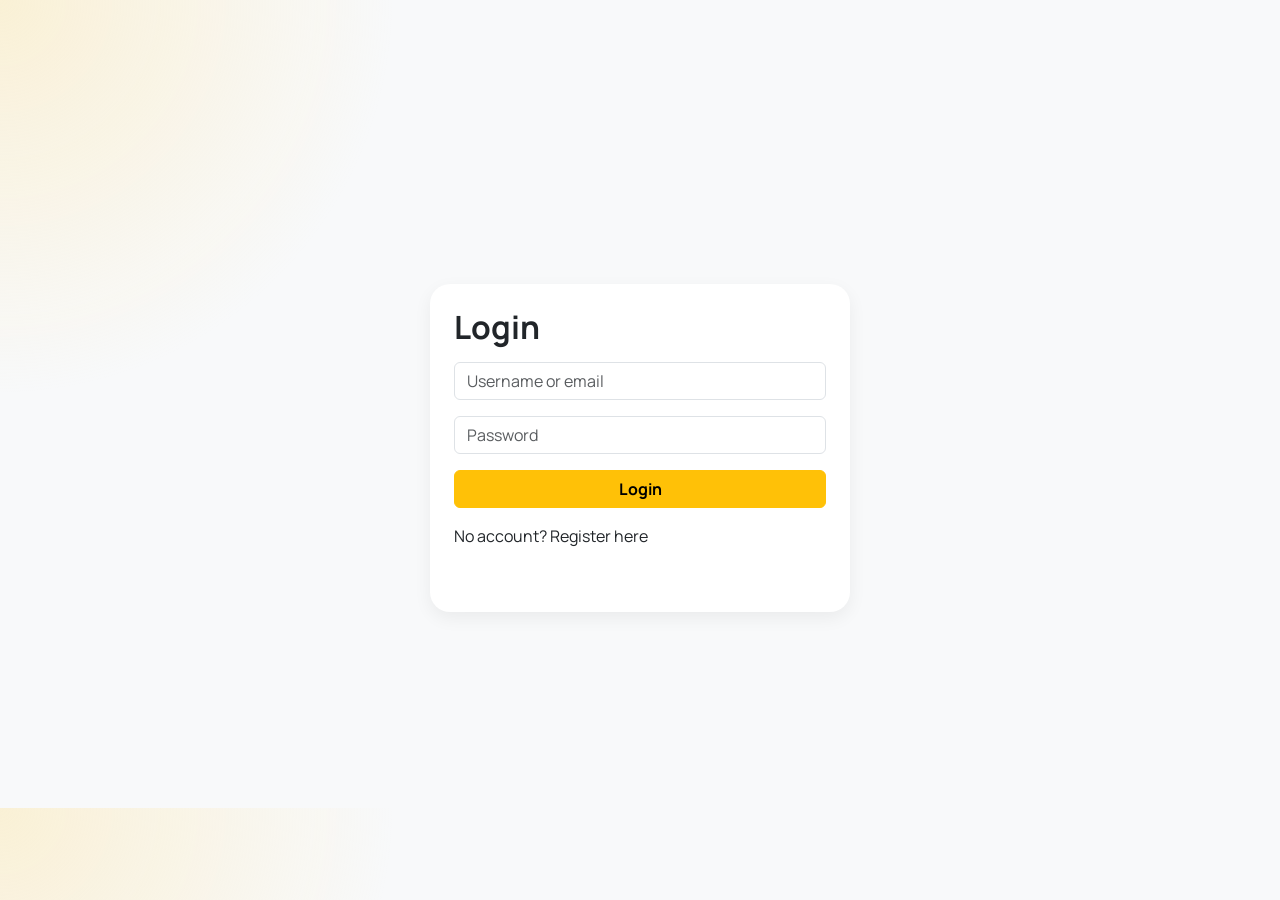
<file: messages.html>
<!doctype html>
<html lang="en">
  <head>
    <meta charset="UTF-8" />
    <meta name="viewport" content="width=device-width, initial-scale=1.0" />
    <title>Messages - KeepLite</title>

    <link rel="preconnect" href="https://fonts.googleapis.com" />
    <link rel="preconnect" href="https://fonts.gstatic.com" crossorigin />
    <link
      href="https://fonts.googleapis.com/css2?family=Manrope:wght@400;500;600;700;800&display=swap"
      rel="stylesheet"
    />
    <link
      href="https://cdn.jsdelivr.net/npm/bootstrap@5.3.3/dist/css/bootstrap.min.css"
      rel="stylesheet"
    />
    <link
      href="https://cdn.jsdelivr.net/npm/bootstrap-icons@1.11.3/font/bootstrap-icons.min.css"
      rel="stylesheet"
    />
    <link rel="stylesheet" href="style.css" />

    <style>
      .messages-shell {
        max-width: 720px;
        margin: 0 auto;
      }

      .messages-page-header {
        display: flex;
        justify-content: space-between;
        align-items: center;
        gap: 1rem;
        flex-wrap: wrap;
        margin-bottom: 1.25rem;
      }

      .messages-filter-wrap {
        display: flex;
        flex-wrap: wrap;
        gap: 0.5rem;
        margin-bottom: 1.25rem;
      }

      .messages-filter-wrap .btn {
        border-radius: 999px;
      }

      .message-card {
        border: 0;
        border-radius: 20px;
        box-shadow: 0 8px 24px rgba(0, 0, 0, 0.06);
        transition: transform 0.2s ease, box-shadow 0.2s ease;
      }

      .message-card:hover {
        transform: translateY(-2px);
        box-shadow: 0 12px 28px rgba(0, 0, 0, 0.08);
      }

      .message-preview {
        color: #5f6368;
        line-height: 1.6;
      }

      .message-meta {
        font-size: 0.9rem;
        color: #7b7f86;
      }

      .message-user {
        color: #5d4037;
      }

      .message-actions .btn {
        border-radius: 999px;
      }

      .messages-empty {
        background: rgba(255, 255, 255, 0.8);
        border-radius: 20px;
        padding: 2rem 1.5rem;
        text-align: center;
        color: #6b7280;
        box-shadow: 0 8px 24px rgba(0, 0, 0, 0.04);
      }

      @media (max-width: 576px) {
        .messages-page-header {
          align-items: stretch;
        }

        .messages-page-header .btn {
          width: 100%;
        }

        .message-actions {
          width: 100%;
          margin-top: 1rem;
        }

        .message-actions .btn-group {
          width: 100%;
        }

        .message-actions .btn-group .btn {
          flex: 1;
        }
      }
    </style>

    <script src="auth-guard.js"></script>
    <script src="reminder-notifications.js"></script>
  </head>

  <body>
    <nav class="navbar navbar-expand-lg fixed-top glass-nav border-bottom border-light-subtle">
      <div class="container-fluid px-3 px-lg-4 gap-3">
        <div class="d-flex align-items-center gap-2">
          <button
            class="btn btn-light d-lg-none rounded-circle"
            type="button"
            data-bs-toggle="offcanvas"
            data-bs-target="#mobileSidebar"
            aria-label="Open menu"
          >
            <i class="bi bi-list fs-5"></i>
          </button>

          <a class="navbar-brand d-flex align-items-center gap-2 mb-0 fw-bold text-dark" href="index.html">
            <span class="brand-mark rounded-4 d-inline-flex align-items-center justify-content-center shadow-sm">
              <i class="bi bi-lightbulb-fill"></i>
            </span>
            <span>KeepLite</span>
          </a>
        </div>

        <div class="d-flex align-items-center gap-2 ms-auto">
          <span class="badge bg-danger" id="unreadCount" style="display: none;">0</span>
          <button
            class="btn btn-light rounded-circle shadow-sm"
            type="button"
            aria-label="Profile"
            onclick="window.location.href='profile.html'"
          >
            <i class="bi bi-person-circle fs-5"></i>
          </button>
        </div>
      </div>
    </nav>

    <div class="offcanvas offcanvas-start" tabindex="-1" id="mobileSidebar">
      <div class="offcanvas-header">
        <h5 class="offcanvas-title fw-bold">KeepLite</h5>
        <button type="button" class="btn-close" data-bs-dismiss="offcanvas" aria-label="Close"></button>
      </div>

      <div class="offcanvas-body">
        <nav class="nav flex-column gap-2">
          <a class="nav-link sidebar-link" href="index.html"><i class="bi bi-stickies me-2"></i>Notes</a>
          <a class="nav-link sidebar-link" href="feed.html"><i class="bi bi-globe2 me-2"></i>Feed</a>
          <a class="nav-link sidebar-link active" href="messages.html"><i class="bi bi-envelope me-2"></i>Messages</a>
          <a class="nav-link sidebar-link" href="reminders.html"><i class="bi bi-bell me-2"></i>Reminders</a>
          <a class="nav-link sidebar-link" href="labels.html"><i class="bi bi-tag me-2"></i>Labels</a>
          <a class="nav-link sidebar-link" href="archive.html"><i class="bi bi-archive me-2"></i>Archive</a>
        </nav>
      </div>
    </div>

    <div class="container-fluid px-3 px-lg-4">
      <div class="d-flex align-items-start gap-4">
        <aside class="sidebar-desktop d-none d-lg-block flex-shrink-0">
          <div class="sidebar-sticky">
            <nav class="nav flex-column gap-2">
              <a class="nav-link sidebar-link" href="index.html"><i class="bi bi-stickies me-2"></i>Notes</a>
              <a class="nav-link sidebar-link" href="feed.html"><i class="bi bi-globe2 me-2"></i>Feed</a>
              <a class="nav-link sidebar-link active" href="messages.html"><i class="bi bi-envelope me-2"></i>Messages</a>
              <a class="nav-link sidebar-link" href="reminders.html"><i class="bi bi-bell me-2"></i>Reminders</a>
              <a class="nav-link sidebar-link" href="labels.html"><i class="bi bi-tag me-2"></i>Labels</a>
              <a class="nav-link sidebar-link" href="archive.html"><i class="bi bi-archive me-2"></i>Archive</a>
            </nav>
          </div>
        </aside>

        <main class="flex-grow-1 pb-5 messages-shell">
          <div class="messages-page-header">
            <h1 class="h4 fw-bold mb-0">Messages</h1>
            <button class="btn btn-primary" type="button" onclick="showNewMessageModal()">
              <i class="bi bi-send me-2"></i>New Message
            </button>
          </div>

          <div class="messages-filter-wrap" role="group" aria-label="Message filters">
            <input type="radio" class="btn-check" name="messageFilter" id="filterAll" autocomplete="off" checked>
            <label class="btn btn-outline-primary" for="filterAll">All</label>

            <input type="radio" class="btn-check" name="messageFilter" id="filterReceived" autocomplete="off">
            <label class="btn btn-outline-primary" for="filterReceived">Received</label>

            <input type="radio" class="btn-check" name="messageFilter" id="filterSent" autocomplete="off">
            <label class="btn btn-outline-primary" for="filterSent">Sent</label>

            <input type="radio" class="btn-check" name="messageFilter" id="filterUnread" autocomplete="off">
            <label class="btn btn-outline-primary" for="filterUnread">Unread</label>
          </div>

          <div id="messagesList">
            <div class="messages-empty">
              <p class="mb-0">Loading messages...</p>
            </div>
          </div>
        </main>
      </div>
    </div>

    <!-- New Message Modal -->
    <div
      class="modal fade"
      id="newMessageModal"
      tabindex="-1"
      aria-labelledby="newMessageModalLabel"
      aria-hidden="true"
    >
      <div class="modal-dialog modal-dialog-centered">
        <div class="modal-content">
          <div class="modal-header">
            <h5 class="modal-title" id="newMessageModalLabel">New Message</h5>
            <button type="button" class="btn-close" data-bs-dismiss="modal" aria-label="Close"></button>
          </div>

          <div class="modal-body">
            <div class="mb-3">
              <label for="recipientUsername" class="form-label">Recipient Username</label>
              <input
                type="text"
                class="form-control"
                id="recipientUsername"
                placeholder="Enter username"
              />
            </div>

            <div class="mb-3">
              <label for="messageContent" class="form-label">Message</label>
              <textarea
                class="form-control"
                id="messageContent"
                rows="4"
                placeholder="Type your message..."
              ></textarea>
            </div>
          </div>

          <div class="modal-footer">
            <button type="button" class="btn btn-secondary" data-bs-dismiss="modal">Cancel</button>
            <button type="button" class="btn btn-primary" onclick="sendMessage()">Send</button>
          </div>
        </div>
      </div>
    </div>

    <!-- Conversation Modal -->
    <div
      class="modal fade"
      id="conversationModal"
      tabindex="-1"
      aria-labelledby="conversationTitle"
      aria-hidden="true"
    >
      <div class="modal-dialog modal-lg modal-dialog-centered modal-dialog-scrollable" role="document">
        <div class="modal-content">
          <div class="modal-header">
            <h5 class="modal-title" id="conversationTitle">Conversation</h5>
            <button type="button" class="btn-close" data-bs-dismiss="modal" aria-label="Close"></button>
          </div>

          <div class="modal-body d-flex flex-column">
            <div
              id="conversationMessages"
              class="flex-grow-1 mb-3"
              style="min-height: 320px; max-height: 400px; overflow-y: auto;"
            ></div>

            <div class="input-group">
              <input
                type="text"
                class="form-control"
                id="replyContent"
                placeholder="Type a reply..."
              />
              <button class="btn btn-warning" type="button" onclick="sendReply()">
                Reply
              </button>
            </div>
          </div>
        </div>
      </div>
    </div>

    <script src="https://cdn.jsdelivr.net/npm/bootstrap@5.3.3/dist/js/bootstrap.bundle.min.js"></script>
    <script src="messages.js"></script>
  </body>
</html>
</file>
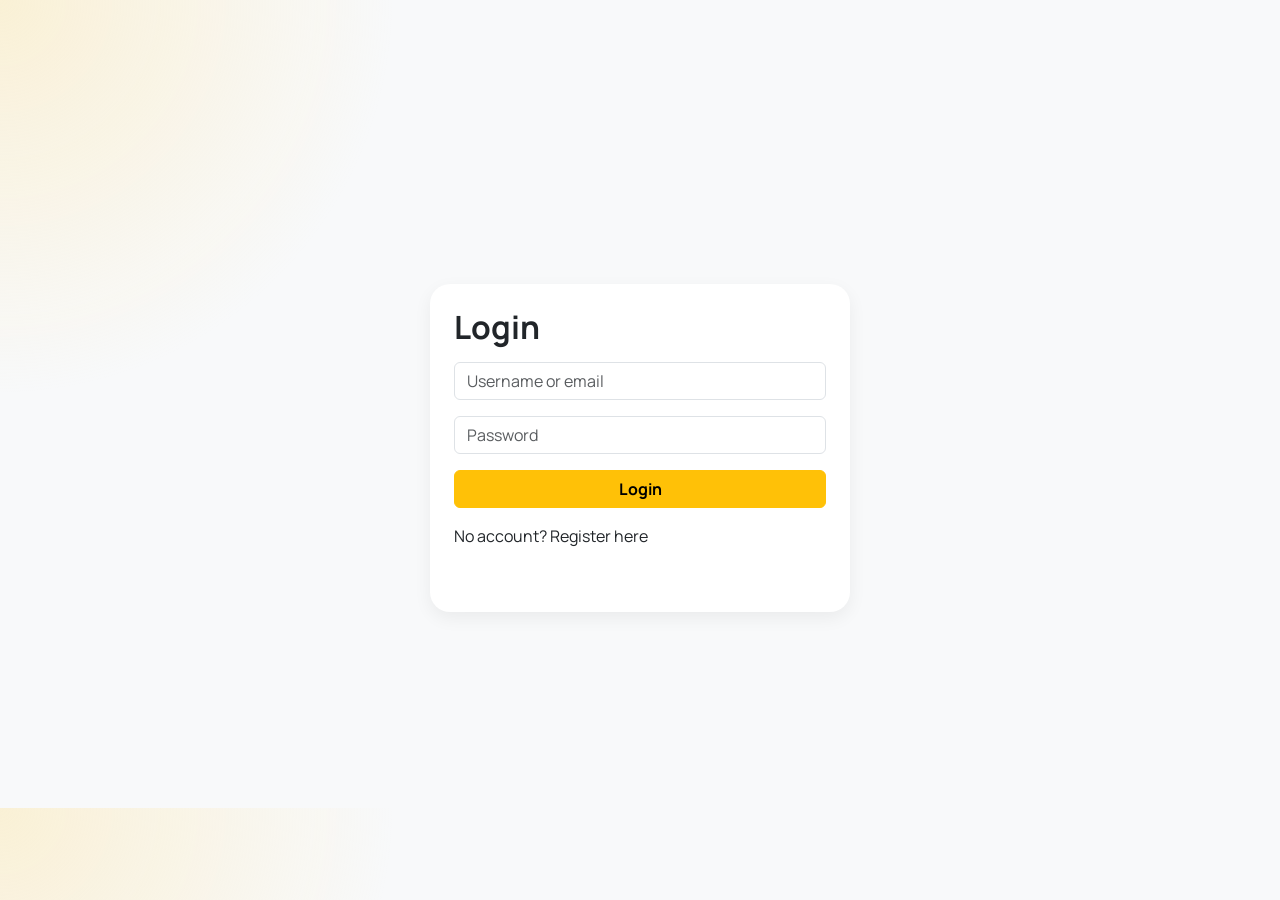
<file: profile.html>
<!doctype html>
<html lang="en">
  <head>
    <meta charset="UTF-8" />
    <meta name="viewport" content="width=device-width, initial-scale=1.0" />
    <title>My Profile - KeepLite</title>

    <link rel="preconnect" href="https://fonts.googleapis.com" />
    <link rel="preconnect" href="https://fonts.gstatic.com" crossorigin />
    <link
      href="https://fonts.googleapis.com/css2?family=Manrope:wght@400;500;600;700;800&display=swap"
      rel="stylesheet"
    />
    <link
      href="https://cdn.jsdelivr.net/npm/bootstrap@5.3.3/dist/css/bootstrap.min.css"
      rel="stylesheet"
    />
    <link
      href="https://cdn.jsdelivr.net/npm/bootstrap-icons@1.11.3/font/bootstrap-icons.min.css"
      rel="stylesheet"
    />
    <link rel="stylesheet" href="style.css" />
    <script src="auth-guard.js"></script>
    <script src="reminder-notifications.js"></script>

    <style>
      .user-shell {
        max-width: 860px;
        margin: 0 auto;
      }

      .profile-hero-card,
      .profile-section-card {
        background: #fff;
        border-radius: 22px;
        box-shadow: 0 8px 24px rgba(0, 0, 0, 0.06);
        padding: 1.5rem;
      }

      .profile-hero-card {
        margin-bottom: 1.25rem;
      }

      .profile-header-top {
        display: flex;
        justify-content: space-between;
        align-items: center;
        gap: 1rem;
        flex-wrap: wrap;
      }

      .profile-user-meta p {
        margin-bottom: 0.5rem;
      }

      .profile-action-row {
        display: flex;
        flex-wrap: wrap;
        gap: 0.75rem;
      }

      .request-banner {
        background: #fff8e1;
        border: 1px solid #f2dfb3;
        color: #6b4f00;
        border-radius: 16px;
        padding: 0.9rem 1rem;
        margin-top: 1rem;
      }

      .friend-request-list {
        display: grid;
        gap: 0.85rem;
      }

      .friend-request-item {
        display: flex;
        justify-content: space-between;
        align-items: center;
        gap: 1rem;
        flex-wrap: wrap;
        background: #fffdf7;
        border: 1px solid #f2e2b8;
        border-radius: 16px;
        padding: 1rem;
      }

      .friend-request-item h3 {
        margin: 0;
        font-size: 1rem;
        color: #5d4037;
      }

      .friend-request-item p {
        margin: 0.25rem 0 0;
        color: #6b7280;
        font-size: 0.92rem;
      }

      .friend-request-actions {
        display: flex;
        gap: 0.6rem;
        flex-wrap: wrap;
      }

      .friends-grid {
        display: grid;
        grid-template-columns: repeat(auto-fill, minmax(180px, 1fr));
        gap: 1rem;
      }

      .friend-card {
        background: #fffdf7;
        border: 1px solid #f2e2b8;
        border-radius: 16px;
        padding: 1rem;
        text-align: center;
      }

      .friend-avatar {
        width: 56px;
        height: 56px;
        margin: 0 auto 0.75rem;
        border-radius: 50%;
        background: #ffe082;
        color: #6b4f00;
        display: flex;
        align-items: center;
        justify-content: center;
        font-weight: 800;
        font-size: 1.2rem;
      }

      .friend-card h3 {
        margin: 0 0 0.35rem;
        color: #5d4037;
        font-size: 1rem;
      }

      .friend-bio {
        color: #6b7280;
        font-size: 0.92rem;
        min-height: 2.5rem;
      }

      .btn-friend-link {
        display: inline-flex;
        align-items: center;
        justify-content: center;
        padding: 0.6rem 1rem;
        border-radius: 999px;
        background: #f3f4f6;
        color: #374151;
        text-decoration: none;
        font-weight: 600;
        border: 1px solid #e5e7eb;
      }

      .post-list {
        display: grid;
        gap: 1rem;
      }

      .profile-post-card {
        background: #fffdf7;
        border: 1px solid #f2e2b8;
        border-radius: 16px;
        padding: 1rem 1.1rem;
      }

      .profile-post-card h3 {
        margin: 0 0 0.45rem;
        color: #5d4037;
      }

      .profile-post-card p {
        margin: 0 0 0.45rem;
        color: #5f6368;
        line-height: 1.6;
      }

      .profile-post-card small {
        color: #7b7f86;
      }

      @media (max-width: 768px) {
        .profile-action-row .btn,
        .friend-request-actions .btn,
        .btn-friend-link {
          width: 100%;
        }

        .profile-header-top {
          align-items: flex-start;
        }
      }
    </style>
  </head>

  <body>
    <nav class="navbar navbar-expand-lg fixed-top glass-nav border-bottom border-light-subtle">
      <div class="container-fluid px-3 px-lg-4 gap-3">
        <div class="d-flex align-items-center gap-2">
          <button
            class="btn btn-light d-lg-none rounded-circle"
            type="button"
            data-bs-toggle="offcanvas"
            data-bs-target="#mobileSidebar"
            aria-label="Open menu"
          >
            <i class="bi bi-list fs-5"></i>
          </button>

          <a class="navbar-brand d-flex align-items-center gap-2 mb-0 fw-bold text-dark" href="index.html">
            <span class="brand-mark rounded-4 d-inline-flex align-items-center justify-content-center shadow-sm">
              <i class="bi bi-lightbulb-fill"></i>
            </span>
            <span>KeepLite</span>
          </a>
        </div>

        <div class="d-flex align-items-center gap-2 ms-auto">
          <button
            class="btn btn-light rounded-circle shadow-sm"
            type="button"
            aria-label="Profile"
            onclick="window.location.href='profile.html'"
          >
            <i class="bi bi-person-circle fs-5"></i>
          </button>
          <button id="logout-btn" class="btn btn-outline-danger rounded-pill fw-semibold" type="button">
            Logout
          </button>
        </div>
      </div>
    </nav>

    <div class="offcanvas offcanvas-start" tabindex="-1" id="mobileSidebar">
      <div class="offcanvas-header">
        <h5 class="offcanvas-title fw-bold">KeepLite</h5>
        <button type="button" class="btn-close" data-bs-dismiss="offcanvas" aria-label="Close"></button>
      </div>
      <div class="offcanvas-body">
        <nav class="nav flex-column gap-2">
          <a class="nav-link sidebar-link" href="index.html"><i class="bi bi-stickies me-2"></i>Notes</a>
          <a class="nav-link sidebar-link" href="feed.html"><i class="bi bi-globe2 me-2"></i>Feed</a>
          <a class="nav-link sidebar-link" href="messages.html"><i class="bi bi-envelope me-2"></i>Messages</a>
          <a class="nav-link sidebar-link" href="reminders.html"><i class="bi bi-bell me-2"></i>Reminders</a>
          <a class="nav-link sidebar-link" href="labels.html"><i class="bi bi-tag me-2"></i>Labels</a>
          <a class="nav-link sidebar-link" href="archive.html"><i class="bi bi-archive me-2"></i>Archive</a>
        </nav>
      </div>
    </div>

    <div class="container-fluid px-3 px-lg-4">
      <div class="d-flex align-items-start gap-4">
        <aside class="sidebar-desktop d-none d-lg-block flex-shrink-0">
          <div class="sidebar-sticky">
            <nav class="nav flex-column gap-2">
              <a class="nav-link sidebar-link" href="index.html"><i class="bi bi-stickies me-2"></i>Notes</a>
              <a class="nav-link sidebar-link" href="feed.html"><i class="bi bi-globe2 me-2"></i>Feed</a>
              <a class="nav-link sidebar-link" href="messages.html"><i class="bi bi-envelope me-2"></i>Messages</a>
              <a class="nav-link sidebar-link" href="reminders.html"><i class="bi bi-bell me-2"></i>Reminders</a>
              <a class="nav-link sidebar-link" href="labels.html"><i class="bi bi-tag me-2"></i>Labels</a>
              <a class="nav-link sidebar-link" href="archive.html"><i class="bi bi-archive me-2"></i>Archive</a>
            </nav>
          </div>
        </aside>

        <main class="flex-grow-1 pb-5 user-shell">
          <section class="profile-hero-card">
            <div class="profile-header-top">
              <div>
                <span class="badge-soft badge-pill">My profile</span>
                <h1 id="profile-name" class="h3 fw-bold mt-3 mb-0 text-dark">My profile</h1>
              </div>

              <button
                type="button"
                class="btn btn-warning rounded-pill fw-semibold"
                data-bs-toggle="modal"
                data-bs-target="#editProfileModal"
              >
                Edit Profile
              </button>
            </div>

            <div class="d-flex flex-column flex-lg-row justify-content-between align-items-start gap-4 mt-4">
              <div class="profile-user-meta flex-grow-1">
                <p id="profile-bio" class="mb-2">Loading profile details...</p>
                <p id="profile-location" class="mb-2"></p>
                <p id="profile-joined" class="mb-0"></p>
              </div>

              <div class="profile-action-row">
                <a href="feed.html" class="btn btn-outline-primary rounded-pill fw-semibold">Go to Feed</a>
                <a href="messages.html" class="btn btn-outline-secondary rounded-pill fw-semibold">Open Messages</a>
              </div>
            </div>

            <div id="profile-banner" class="request-banner d-none"></div>
          </section>

          <section class="stats-grid mb-4">
            <article class="stat-box">
              <p>Completed</p>
              <h2 id="completed-count">0</h2>
            </article>

            <article class="stat-box">
              <p>Archived</p>
              <h2 id="archived-count">0</h2>
            </article>

            <article class="stat-box">
              <p>Posts</p>
              <h2 id="posts-count">0</h2>
            </article>
          </section>

          <section class="profile-section-card mb-4">
            <div class="section-title">
              <h2>Pending requests</h2>
              <p>Requests sent to you that you can accept or reject.</p>
            </div>
            <div id="friend-requests-list" class="friend-request-list">
              <p class="muted-text">Loading requests...</p>
            </div>
          </section>

          <section class="profile-section-card mb-4">
            <div class="section-title">
              <h2>My friends</h2>
              <p>People you are connected with on KeepLite.</p>
            </div>
            <div id="friends-list" class="friends-grid">
              <p class="muted-text">Loading friends...</p>
            </div>
          </section>

          <section class="profile-section-card">
            <div class="section-title">
              <h2>My public posts</h2>
              <p>Posts you have shared in the KeepLite feed.</p>
            </div>
            <div id="profile-posts" class="post-list">
              <p class="muted-text">Loading public posts...</p>
            </div>
          </section>
        </main>
      </div>
    </div>

    <div
      class="modal fade"
      id="editProfileModal"
      tabindex="-1"
      aria-labelledby="editProfileModalLabel"
      aria-hidden="true"
    >
      <div class="modal-dialog modal-dialog-centered">
        <div class="modal-content border-0 rounded-4 shadow">
          <div class="modal-header">
            <h5 class="modal-title fw-bold" id="editProfileModalLabel">Edit Profile</h5>
            <button type="button" class="btn-close" data-bs-dismiss="modal" aria-label="Close"></button>
          </div>

          <form id="edit-profile-form">
            <div class="modal-body">
              <div class="mb-3">
                <label for="edit-username" class="form-label">Name</label>
                <input
                  type="text"
                  id="edit-username"
                  class="form-control"
                  maxlength="50"
                  placeholder="Enter your name"
                />
              </div>

              <div class="mb-3">
                <label for="edit-bio" class="form-label">Bio</label>
                <textarea
                  id="edit-bio"
                  class="form-control"
                  rows="3"
                  maxlength="250"
                  placeholder="Write something about yourself"
                ></textarea>
              </div>

              <div class="mb-3">
                <label for="edit-location" class="form-label">Location</label>
                <input
                  type="text"
                  id="edit-location"
                  class="form-control"
                  maxlength="100"
                  placeholder="Enter your location"
                />
              </div>

              <div id="edit-profile-error" class="alert alert-danger d-none mb-0" role="alert"></div>
            </div>

            <div class="modal-footer">
              <button type="button" class="btn btn-light rounded-pill" data-bs-dismiss="modal">Cancel</button>
              <button type="submit" class="btn btn-warning rounded-pill fw-semibold">Save Changes</button>
            </div>
          </form>
        </div>
      </div>
    </div>

    <script src="https://cdn.jsdelivr.net/npm/bootstrap@5.3.3/dist/js/bootstrap.bundle.min.js"></script>
    <script src="profile.js"></script>
  </body>
</html>
</file>
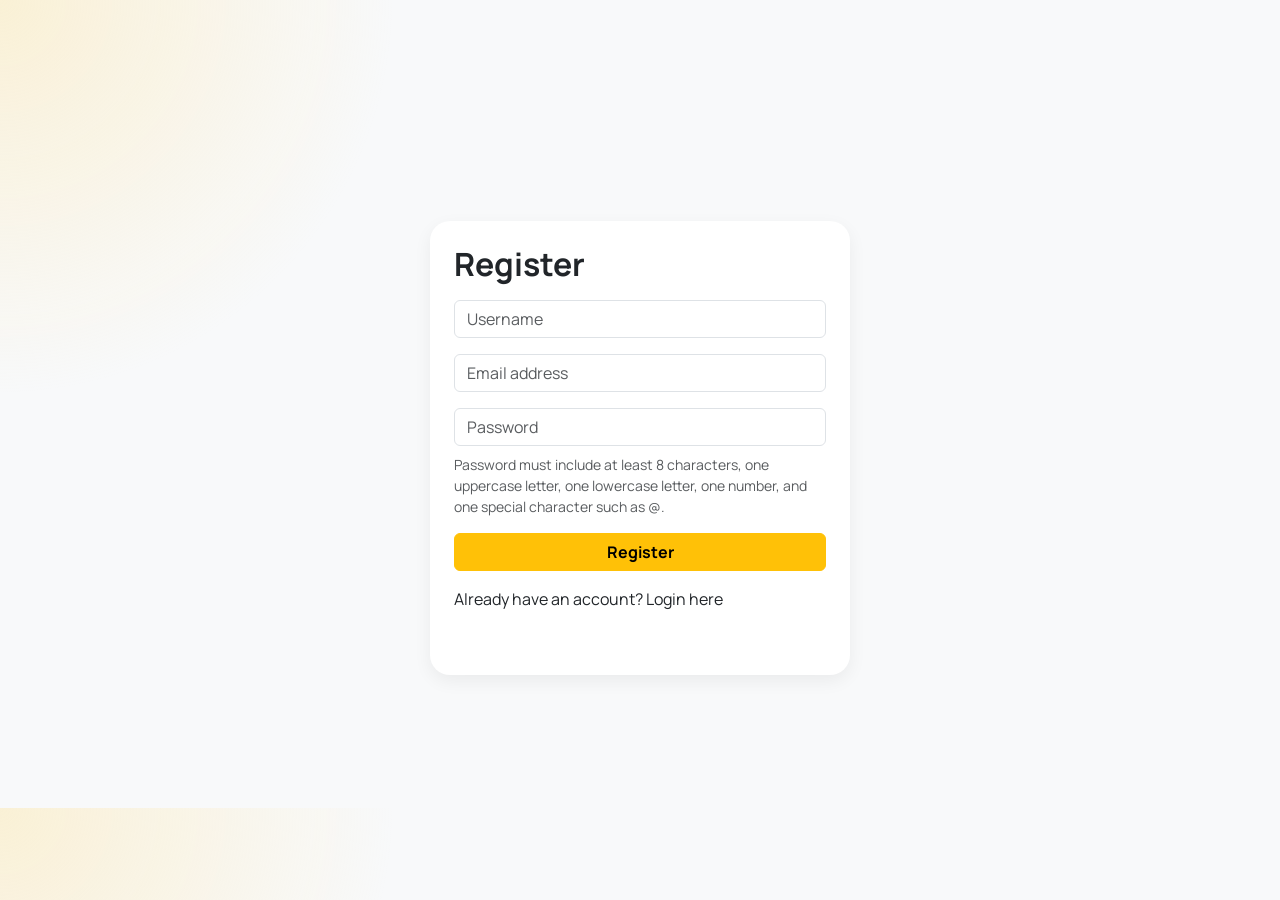
<file: register.html>
<!doctype html>
<html lang="en">
<head>
  <meta charset="UTF-8" />
  <meta name="viewport" content="width=device-width, initial-scale=1.0" />
  <title>Register</title>
  <link href="https://fonts.googleapis.com/css2?family=Manrope:wght@400;500;600;700;800&display=swap" rel="stylesheet">
  <link href="https://cdn.jsdelivr.net/npm/bootstrap@5.3.3/dist/css/bootstrap.min.css" rel="stylesheet">
  <link rel="stylesheet" href="style.css" />
</head>
<body>
  <main class="container d-flex justify-content-center align-items-center" style="min-height: 80vh;">
    <div class="card note-card bg-white p-4" style="max-width: 420px; width: 100%;">
      <h2 class="fw-bold mb-3">Register</h2>

      <input id="username" class="form-control mb-3" placeholder="Username">
      <input id="email" class="form-control mb-3" type="email" placeholder="Email address">
      <input id="password" class="form-control mb-2" type="password" placeholder="Password">

      <p class="small text-muted mb-3">
        Password must include at least 8 characters, one uppercase letter, one lowercase letter,
        one number, and one special character such as @.
      </p>

      <button class="btn btn-warning w-100 fw-bold" onclick="register()">Register</button>

      <p class="mt-3">Already have an account? <a href="login.html">Login here</a></p>
      <p id="result" class="small mt-2"></p>
    </div>
  </main>

  <script>
    function isValidEmail(email) {
      return /^[^\s@]+@[^\s@]+\.[^\s@]+$/.test(email);
    }

    function isStrongPassword(password) {
      return /^(?=.*[a-z])(?=.*[A-Z])(?=.*\d)(?=.*[^A-Za-z\d]).{8,}$/.test(password);
    }

    function showMessage(message, type) {
      const result = document.getElementById("result");
      result.innerText = message;
      result.className = type === "success" ? "small mt-2 text-success" : "small mt-2 text-danger";
    }

    function register() {
      const username = document.getElementById("username").value.trim();
      const email = document.getElementById("email").value.trim();
      const password = document.getElementById("password").value;

      if (!username || !email || !password) {
        showMessage("Please fill in all fields.", "error");
        return;
      }

      if (!isValidEmail(email)) {
        showMessage("Please enter a valid email address, for example: name@example.com", "error");
        return;
      }

      if (!isStrongPassword(password)) {
        showMessage("Password must include at least 8 characters, one uppercase letter, one lowercase letter, one number, and one special character such as @.", "error");
        return;
      }

      fetch("http://127.0.0.1:5000/auth/signup", {
        method: "POST",
        headers: {"Content-Type": "application/json"},
        body: JSON.stringify({
          username: username,
          email: email,
          password: password
        })
      })
      .then(res => res.json())
      .then(data => {
        if (data.message === "User created successfully") {
          showMessage("Registration successful! Redirecting to login...", "success");
          setTimeout(() => {
            window.location.href = "login.html";
          }, 1000);
        } else {
          showMessage(data.error || "Registration failed.", "error");
        }
      })
      .catch(() => {
        showMessage("Server error. Please check that the backend is running.", "error");
      });
    }
  </script>
</body>
</html>
</file>
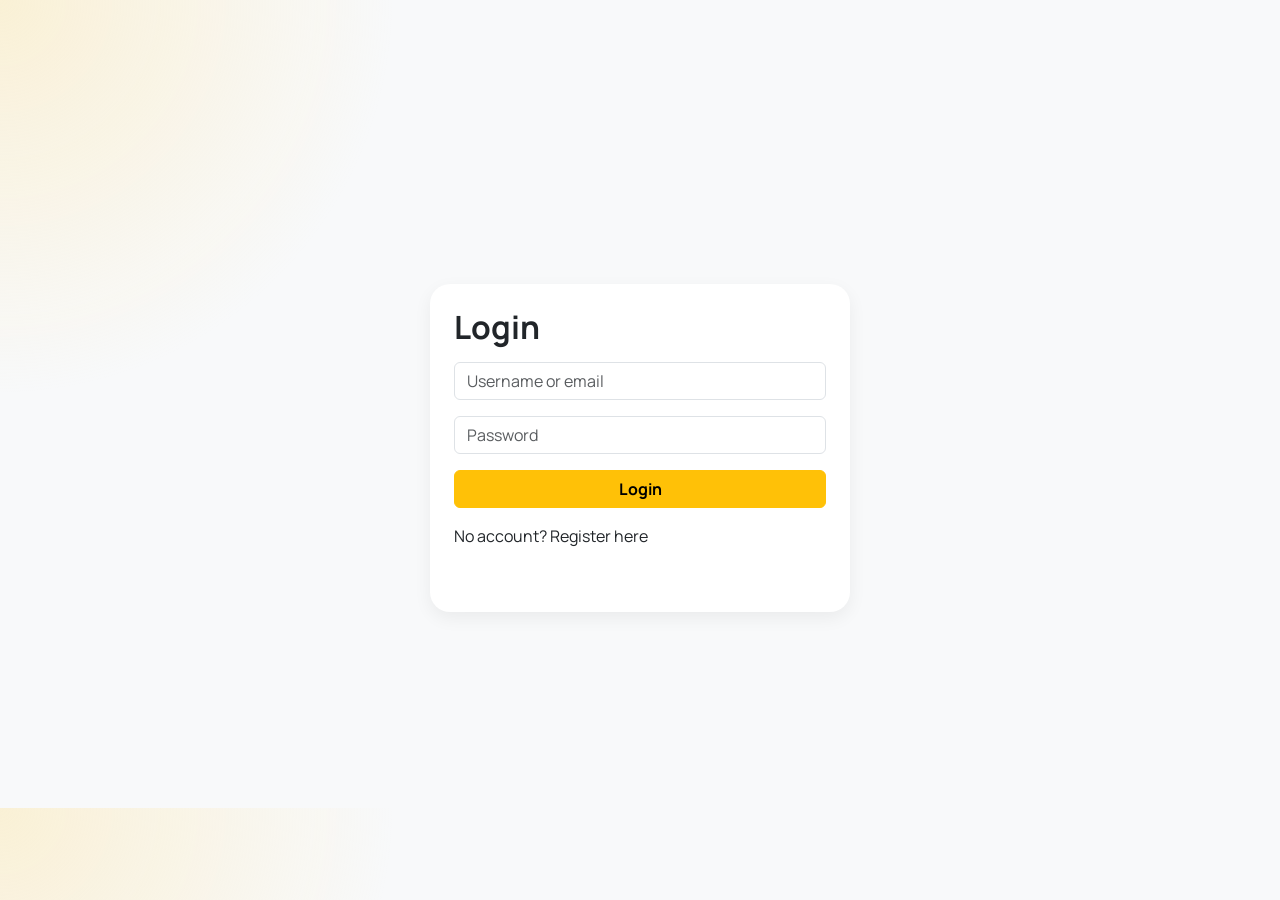
<file: reminders.html>
<!doctype html>
<html lang="en">
  <head>
    <meta charset="UTF-8" />
    <meta name="viewport" content="width=device-width, initial-scale=1.0" />
    <title>Reminders - KeepLite</title>
    <link rel="preconnect" href="https://fonts.googleapis.com" />
    <link rel="preconnect" href="https://fonts.gstatic.com" crossorigin />
    <link
      href="https://fonts.googleapis.com/css2?family=Manrope:wght@400;500;600;700;800&display=swap"
      rel="stylesheet"
    />
    <link
      href="https://cdn.jsdelivr.net/npm/bootstrap@5.3.3/dist/css/bootstrap.min.css"
      rel="stylesheet"
    />
    <link
      href="https://cdn.jsdelivr.net/npm/bootstrap-icons@1.11.3/font/bootstrap-icons.min.css"
      rel="stylesheet"
    />
    <link rel="stylesheet" href="style.css" />
    <script src="auth-guard.js"></script>
    <script src="reminder-notifications.js"></script>
  </head>
  <body>
    <nav class="navbar navbar-expand-lg fixed-top glass-nav border-bottom border-light-subtle">
      <div class="container-fluid px-3 px-lg-4 gap-3">
        <div class="d-flex align-items-center gap-2">
          <button
            class="btn btn-light d-lg-none rounded-circle"
            type="button"
            data-bs-toggle="offcanvas"
            data-bs-target="#mobileSidebar"
            aria-label="Open menu"
          >
            <i class="bi bi-list fs-5"></i>
          </button>
          <a class="navbar-brand d-flex align-items-center gap-2 mb-0 fw-bold text-dark" href="index.html">
            <span class="brand-mark rounded-4 d-inline-flex align-items-center justify-content-center shadow-sm">
              <i class="bi bi-lightbulb-fill"></i>
            </span>
            <span>KeepLite</span>
          </a>
        </div>

        <form class="search-pill flex-grow-1 mx-lg-3" onsubmit="return false;">
          <div class="input-group input-group-lg">
            <span class="input-group-text rounded-start-pill px-3">
              <i class="bi bi-search text-muted"></i>
            </span>
            <input
              type="search"
              class="form-control rounded-end-pill px-2"
              placeholder="Search reminders"
              id="searchRemindersInput"
            />
          </div>
        </form>

        <div class="d-flex align-items-center gap-2">
          <button id="enableNotificationsBtn" class="btn btn-warning rounded-pill shadow-sm" type="button">
            <i class="bi bi-bell me-2"></i>Enable Notifications
          </button>
          <button
            class="btn btn-light rounded-circle shadow-sm"
            type="button"
            onclick="window.location.href='profile.html'"
            aria-label="Profile"
          >
            <i class="bi bi-person-circle fs-5"></i>
          </button>
        </div>
      </div>
    </nav>

    <div class="offcanvas offcanvas-start" tabindex="-1" id="mobileSidebar" aria-labelledby="mobileSidebarLabel">
      <div class="offcanvas-header">
        <h5 class="offcanvas-title fw-bold" id="mobileSidebarLabel">KeepLite</h5>
        <button type="button" class="btn-close" data-bs-dismiss="offcanvas" aria-label="Close"></button>
      </div>
      <div class="offcanvas-body">
        <nav class="nav flex-column gap-2">
          <a class="nav-link sidebar-link" href="index.html"><i class="bi bi-stickies me-2"></i>Notes</a>
          <a class="nav-link sidebar-link" href="feed.html"><i class="bi bi-globe2 me-2"></i>Feed</a>
          <a class="nav-link sidebar-link" href="messages.html"><i class="bi bi-envelope me-2"></i>Messages</a>
          <a class="nav-link sidebar-link active" href="reminders.html"><i class="bi bi-bell me-2"></i>Reminders</a>
          <a class="nav-link sidebar-link" href="labels.html"><i class="bi bi-tag me-2"></i>Labels</a>
          <a class="nav-link sidebar-link" href="archive.html"><i class="bi bi-archive me-2"></i>Archive</a>
        </nav>
      </div>
    </div>

    <div class="container-fluid px-3 px-lg-4">
      <div class="d-flex align-items-start gap-4">
        <aside class="sidebar-desktop d-none d-lg-block flex-shrink-0">
          <div class="sidebar-sticky">
            <nav class="nav flex-column gap-2">
              <a class="nav-link sidebar-link" href="index.html"><i class="bi bi-stickies me-2"></i>Notes</a>
              <a class="nav-link sidebar-link" href="feed.html"><i class="bi bi-globe2 me-2"></i>Feed</a>
              <a class="nav-link sidebar-link" href="messages.html"><i class="bi bi-envelope me-2"></i>Messages</a>
              <a class="nav-link sidebar-link active" href="reminders.html"><i class="bi bi-bell me-2"></i>Reminders</a>
              <a class="nav-link sidebar-link" href="labels.html"><i class="bi bi-tag me-2"></i>Labels</a>
              <a class="nav-link sidebar-link" href="archive.html"><i class="bi bi-archive me-2"></i>Archive</a>
            </nav>
          </div>
        </aside>

        <main class="flex-grow-1 pb-5">
          <div class="card note-create border-0 bg-white mx-auto mb-4" id="addReminderCard">
            <div class="card-body px-4 py-3 d-flex justify-content-between align-items-center">
              <span class="text-secondary fw-medium">Add a reminder...</span>
              <div class="d-flex gap-3 text-muted">
                <i class="bi bi-bell"></i>
                <i class="bi bi-check2-square"></i>
              </div>
            </div>
          </div>

          <div class="d-flex flex-wrap gap-2 mb-4 ms-2">
            <span class="badge text-bg-light">Total: <span id="statTotal">0</span></span>
            <span class="badge text-bg-light">Today: <span id="statToday">0</span></span>
            <span class="badge text-bg-light">Upcoming: <span id="statUpcoming">0</span></span>
            <span class="badge text-bg-light">Overdue: <span id="statOverdue">0</span></span>
          </div>

          <h5 class="text-muted mb-4 ms-2 fw-bold" style="font-size: 0.9rem; letter-spacing: 0.5px;">
            UPCOMING
          </h5>

          <div class="row g-4" id="remindersGrid"></div>
        </main>
      </div>
    </div>

    <div class="modal fade" id="addReminderModal" tabindex="-1" aria-hidden="true">
      <div class="modal-dialog modal-dialog-centered">
        <div class="modal-content border-0 shadow">
          <div class="modal-header">
            <h5 class="modal-title fw-bold">Create Reminder</h5>
            <button type="button" class="btn-close" data-bs-dismiss="modal" aria-label="Close"></button>
          </div>

          <form id="reminderForm">
            <div class="modal-body">
              <div class="mb-3">
                <label for="reminderTitle" class="form-label">Title</label>
                <input
                  type="text"
                  class="form-control"
                  id="reminderTitle"
                  placeholder="Enter reminder title"
                  required
                />
              </div>

              <div class="mb-3">
                <label for="reminderDescription" class="form-label">Description</label>
                <textarea
                  class="form-control"
                  id="reminderDescription"
                  rows="3"
                  placeholder="Write reminder details"
                ></textarea>
              </div>

              <div class="mb-3">
                <label for="reminderDueAt" class="form-label">Reminder Time</label>
                <input
                  type="datetime-local"
                  class="form-control"
                  id="reminderDueAt"
                  required
                />
              </div>
            </div>

            <div class="modal-footer">
              <button type="button" class="btn btn-light" data-bs-dismiss="modal">Cancel</button>
              <button type="submit" class="btn btn-primary">Save Reminder</button>
            </div>
          </form>
        </div>
      </div>
    </div>

    <script src="https://cdn.jsdelivr.net/npm/bootstrap@5.3.3/dist/js/bootstrap.bundle.min.js"></script>
    <script src="reminders.js"></script>
  </body>
</html>
</file>
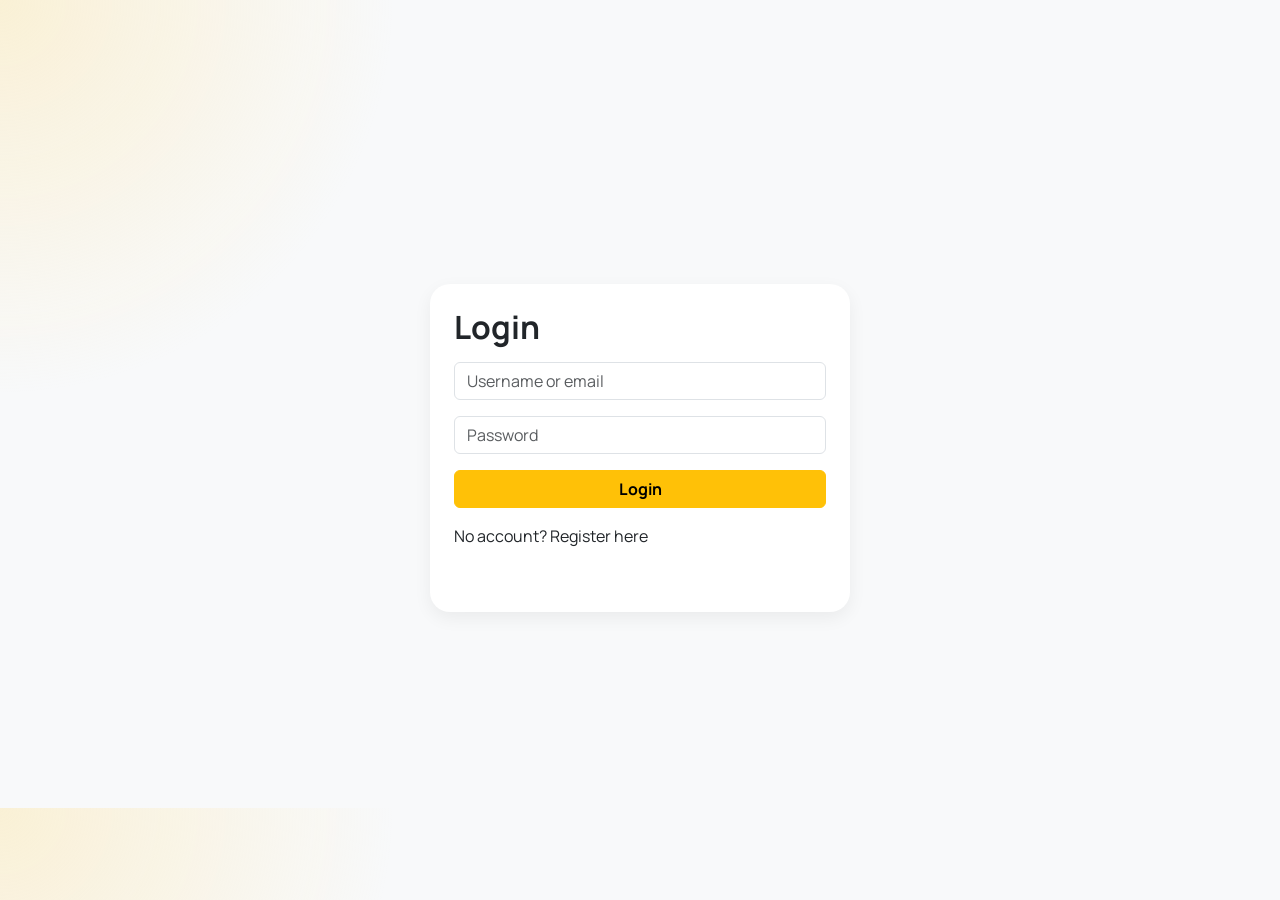
<file: share-task.html>
<!DOCTYPE html>
<html lang="en">
<head>
  <meta charset="UTF-8" />
  <meta name="viewport" content="width=device-width, initial-scale=1.0" />
  <title>Share Task</title>
  <link rel="stylesheet" href="style.css" />
  <script src="auth-guard.js"></script>
  <script src="reminder-notifications.js"></script>
  <script src="share-task.js"></script>
</head>
<body>
  <nav class="site-nav">
    <div class="site-nav-inner">
      <a class="site-brand" href="index.html">
        <span class="brand-mark brand-mark-flex">KL</span>
        <span>KeepLite</span>
      </a>

      <div class="site-nav-links">
        <a href="index.html">Dashboard</a>
        <a href="feed.html">Feed</a>
        <a href="archive.html">Archive</a>
        <a href="profile.html">Profile</a>
        <button id="logout-btn" type="button">Logout</button>
      </div>
    </div>
  </nav>

  <main class="page-wrap page-wrap-narrow">
    <section class="page-card page-hero">
      <span class="badge-soft badge-pill">Share achievement</span>
      <h1>Share a completed task</h1>
      <p>Pick a completed task and post it to the public feed with an optional caption.</p>
    </section>

    <section class="page-card">
      <form id="share-form" class="stack-form">
        <div>
          <label for="task-select">Completed task</label>
          <select id="task-select" required>
            <option value="">Select a completed task</option>
          </select>
        </div>

        <div id="task-preview" class="preview-box">
          Choose a completed task to preview it here.
        </div>

        <div>
          <label for="caption">Caption</label>
          <textarea
            id="caption"
            rows="4"
            maxlength="280"
            placeholder="Write something about this achievement..."
          ></textarea>
        </div>

        <div class="button-row">
          <button type="submit" class="btn-primary">Share to feed</button>
          <a href="index.html" class="btn-secondary">Back to dashboard</a>
        </div>

        <p id="share-message" class="muted-text"></p>
      </form>
    </section>
  </main>
</body>
</html>
</file>
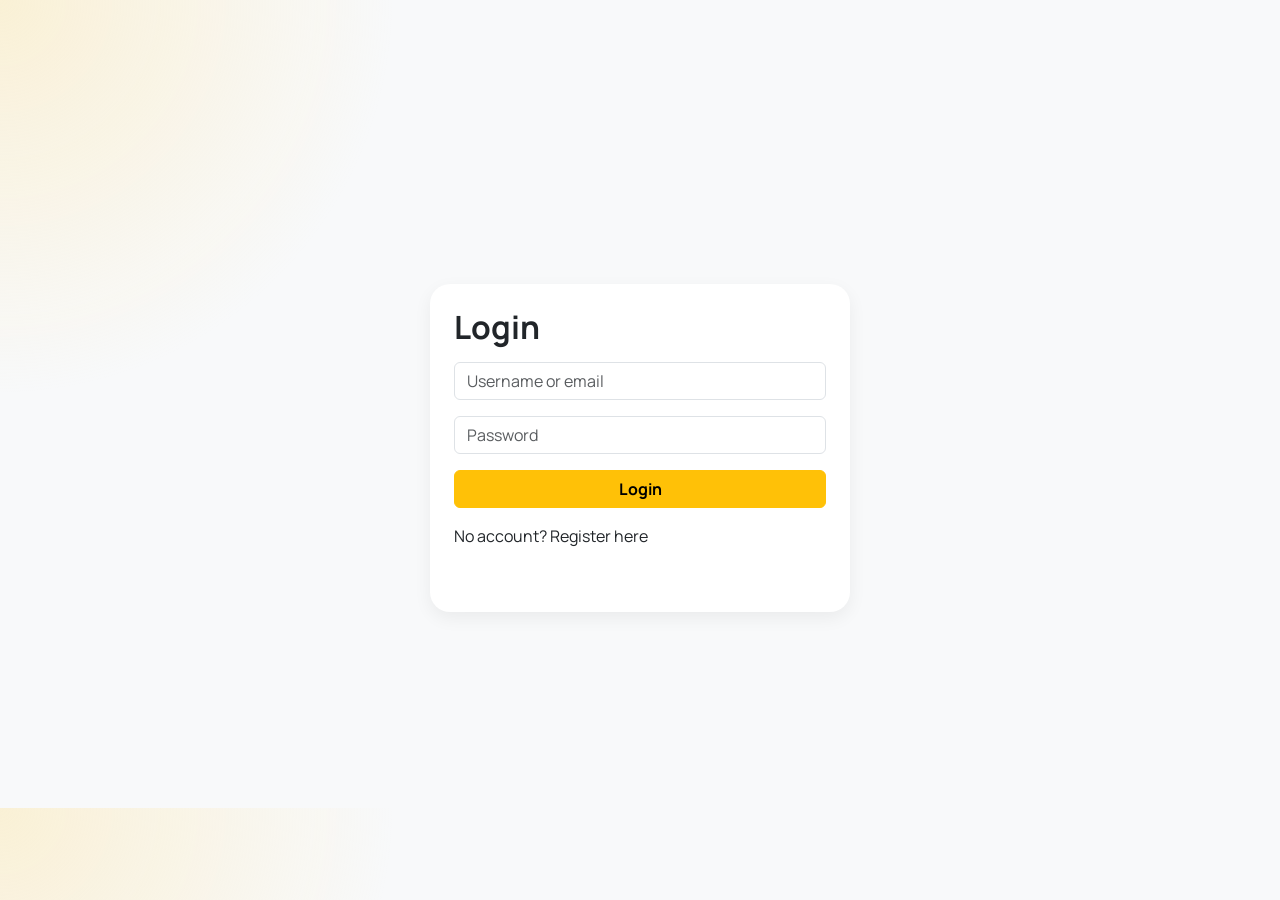
<file: user.html>
<!doctype html>
<html lang="en">
  <head>
    <meta charset="UTF-8" />
    <meta name="viewport" content="width=device-width, initial-scale=1.0" />
    <title>User Profile - KeepLite</title>

    <link rel="preconnect" href="https://fonts.googleapis.com" />
    <link rel="preconnect" href="https://fonts.gstatic.com" crossorigin />
    <link
      href="https://fonts.googleapis.com/css2?family=Manrope:wght@400;500;600;700;800&display=swap"
      rel="stylesheet"
    />
    <link
      href="https://cdn.jsdelivr.net/npm/bootstrap@5.3.3/dist/css/bootstrap.min.css"
      rel="stylesheet"
    />
    <link
      href="https://cdn.jsdelivr.net/npm/bootstrap-icons@1.11.3/font/bootstrap-icons.min.css"
      rel="stylesheet"
    />
    <link rel="stylesheet" href="style.css" />
    <script src="auth-guard.js"></script>
    <script src="reminder-notifications.js"></script>

    <style>
      .user-shell {
        max-width: 860px;
        margin: 0 auto;
      }

      .profile-hero-card,
      .profile-section-card {
        background: #fff;
        border-radius: 22px;
        box-shadow: 0 8px 24px rgba(0, 0, 0, 0.06);
        padding: 1.5rem;
      }

      .profile-hero-card {
        margin-bottom: 1.25rem;
      }

      .profile-user-meta p {
        margin-bottom: 0.5rem;
      }

      .profile-action-row {
        display: flex;
        flex-wrap: wrap;
        gap: 0.75rem;
      }

      .request-banner {
        background: #fff8e1;
        border: 1px solid #f2dfb3;
        color: #6b4f00;
        border-radius: 16px;
        padding: 0.9rem 1rem;
        margin-top: 1rem;
      }

      .friend-request-list {
        display: grid;
        gap: 0.85rem;
      }

      .friend-request-item {
        display: flex;
        justify-content: space-between;
        align-items: center;
        gap: 1rem;
        flex-wrap: wrap;
        background: #fffdf7;
        border: 1px solid #f2e2b8;
        border-radius: 16px;
        padding: 1rem;
      }

      .friend-request-item h3 {
        margin: 0;
        font-size: 1rem;
        color: #5d4037;
      }

      .friend-request-item p {
        margin: 0.25rem 0 0;
        color: #6b7280;
        font-size: 0.92rem;
      }

      .friend-request-actions {
        display: flex;
        gap: 0.6rem;
        flex-wrap: wrap;
      }

      .friends-grid {
        display: grid;
        grid-template-columns: repeat(auto-fill, minmax(180px, 1fr));
        gap: 1rem;
      }

      .post-list {
        display: grid;
        gap: 1rem;
      }

      .profile-post-card {
        background: #fffdf7;
        border: 1px solid #f2e2b8;
        border-radius: 16px;
        padding: 1rem 1.1rem;
      }

      .profile-post-card h3 {
        margin: 0 0 0.45rem;
        color: #5d4037;
      }

      .profile-post-card p {
        margin: 0 0 0.45rem;
        color: #5f6368;
        line-height: 1.6;
      }

      .profile-post-card small {
        color: #7b7f86;
      }

      @media (max-width: 768px) {
        .profile-action-row .btn {
          width: 100%;
        }
      }
    </style>
  </head>

  <body>
    <nav class="navbar navbar-expand-lg fixed-top glass-nav border-bottom border-light-subtle">
      <div class="container-fluid px-3 px-lg-4 gap-3">
        <div class="d-flex align-items-center gap-2">
          <button
            class="btn btn-light d-lg-none rounded-circle"
            type="button"
            data-bs-toggle="offcanvas"
            data-bs-target="#mobileSidebar"
            aria-label="Open menu"
          >
            <i class="bi bi-list fs-5"></i>
          </button>

          <a class="navbar-brand d-flex align-items-center gap-2 mb-0 fw-bold text-dark" href="index.html">
            <span class="brand-mark rounded-4 d-inline-flex align-items-center justify-content-center shadow-sm">
              <i class="bi bi-lightbulb-fill"></i>
            </span>
            <span>KeepLite</span>
          </a>
        </div>

        <button
          class="btn btn-light rounded-circle shadow-sm ms-auto"
          type="button"
          aria-label="Profile"
          onclick="window.location.href='profile.html'"
        >
          <i class="bi bi-person-circle fs-5"></i>
        </button>
      </div>
    </nav>

    <div class="offcanvas offcanvas-start" tabindex="-1" id="mobileSidebar">
      <div class="offcanvas-header">
        <h5 class="offcanvas-title fw-bold">KeepLite</h5>
        <button type="button" class="btn-close" data-bs-dismiss="offcanvas" aria-label="Close"></button>
      </div>
      <div class="offcanvas-body">
        <nav class="nav flex-column gap-2">
          <a class="nav-link sidebar-link" href="index.html"><i class="bi bi-stickies me-2"></i>Notes</a>
          <a class="nav-link sidebar-link" href="feed.html"><i class="bi bi-globe2 me-2"></i>Feed</a>
          <a class="nav-link sidebar-link" href="messages.html"><i class="bi bi-envelope me-2"></i>Messages</a>
          <a class="nav-link sidebar-link" href="reminders.html"><i class="bi bi-bell me-2"></i>Reminders</a>
          <a class="nav-link sidebar-link" href="labels.html"><i class="bi bi-tag me-2"></i>Labels</a>
          <a class="nav-link sidebar-link" href="archive.html"><i class="bi bi-archive me-2"></i>Archive</a>
        </nav>
      </div>
    </div>

    <div class="container-fluid px-3 px-lg-4">
      <div class="d-flex align-items-start gap-4">
        <aside class="sidebar-desktop d-none d-lg-block flex-shrink-0">
          <div class="sidebar-sticky">
            <nav class="nav flex-column gap-2">
              <a class="nav-link sidebar-link" href="index.html"><i class="bi bi-stickies me-2"></i>Notes</a>
              <a class="nav-link sidebar-link" href="feed.html"><i class="bi bi-globe2 me-2"></i>Feed</a>
              <a class="nav-link sidebar-link" href="messages.html"><i class="bi bi-envelope me-2"></i>Messages</a>
              <a class="nav-link sidebar-link" href="reminders.html"><i class="bi bi-bell me-2"></i>Reminders</a>
              <a class="nav-link sidebar-link" href="labels.html"><i class="bi bi-tag me-2"></i>Labels</a>
              <a class="nav-link sidebar-link" href="archive.html"><i class="bi bi-archive me-2"></i>Archive</a>
            </nav>
          </div>
        </aside>

        <main class="flex-grow-1 pb-5 user-shell">
          <section class="profile-hero-card">
            <span class="badge-soft badge-pill">Community profile</span>
            <h1 id="user-name" class="h3 fw-bold mt-3 mb-2 text-dark">User profile</h1>
            <p id="user-summary" class="text-muted mb-4">Browse another user's public posts and recent activity.</p>

            <div class="d-flex flex-column flex-lg-row justify-content-between align-items-start gap-4">
              <div class="profile-user-meta flex-grow-1">
                <p id="user-bio" class="user-bio mb-2"></p>
                <p id="user-location" class="user-location mb-2"></p>
                <p id="user-joined" class="user-joined mb-0"></p>
              </div>

              <div class="profile-action-row" id="profile-action-row">
                <button id="add-friend-btn" class="btn btn-warning rounded-pill fw-semibold">Add Friend</button>
                <button id="request-sent-btn" class="btn btn-outline-secondary rounded-pill fw-semibold d-none" disabled>Request Sent</button>
                <button id="accept-friend-btn" class="btn btn-success rounded-pill fw-semibold d-none">Accept Request</button>
                <button id="reject-friend-btn" class="btn btn-outline-danger rounded-pill fw-semibold d-none">Reject</button>
                <button id="remove-friend-btn" class="btn btn-outline-danger rounded-pill fw-semibold d-none">Remove Friend</button>
                <button id="message-btn" class="btn btn-primary rounded-pill fw-semibold">Send Message</button>
              </div>
            </div>

            <div id="relationship-banner" class="request-banner d-none"></div>
          </section>

          <section class="stats-grid mb-4">
            <article class="stat-box">
              <p>Friends</p>
              <h2 id="friends-count">0</h2>
            </article>

            <article class="stat-box">
              <p>Public posts</p>
              <h2 id="posts-count">0</h2>
            </article>

            <article class="stat-box">
              <p>Member since</p>
              <h2 id="member-since">--</h2>
            </article>
          </section>

          <section class="profile-section-card mb-4" id="friend-requests-section">
            <div class="section-title">
              <h2>Pending requests</h2>
              <p>Requests sent to you that you can accept or reject.</p>
            </div>
            <div id="friend-requests-list" class="friend-request-list">
              <p class="muted-text">Loading requests...</p>
            </div>
          </section>

          <section class="profile-section-card mb-4" id="friends-section" style="display: none;">
            <div class="section-title">
              <h2>Friends</h2>
              <p>Friends of this user.</p>
            </div>
            <div id="user-friends" class="friends-grid">
              <p class="muted-text">Loading friends...</p>
            </div>
          </section>

          <section class="profile-section-card">
            <div class="section-title">
              <h2>Public posts</h2>
              <p>Posts shared by this user in the KeepLite feed.</p>
            </div>
            <div id="user-posts" class="post-list">
              <p class="muted-text">Loading public posts...</p>
            </div>
          </section>
        </main>
      </div>
    </div>

    <div class="modal fade" id="messageModal" tabindex="-1" aria-labelledby="messageModalLabel" aria-hidden="true">
      <div class="modal-dialog modal-dialog-centered">
        <div class="modal-content">
          <div class="modal-header">
            <h5 class="modal-title" id="messageModalLabel">
              Send Message to <span id="modal-recipient-name"></span>
            </h5>
            <button type="button" class="btn-close" data-bs-dismiss="modal" aria-label="Close"></button>
          </div>

          <form id="message-form">
            <div class="modal-body">
              <div class="mb-3">
                <label for="message-text" class="form-label">Message</label>
                <textarea
                  id="message-text"
                  name="message"
                  class="form-control"
                  rows="5"
                  placeholder="Type your message..."
                  required
                ></textarea>
              </div>
            </div>

            <div class="modal-footer">
              <button type="button" class="btn btn-secondary rounded-pill" data-bs-dismiss="modal">Cancel</button>
              <button type="submit" class="btn btn-primary rounded-pill">Send</button>
            </div>
          </form>
        </div>
      </div>
    </div>

    <script src="https://cdn.jsdelivr.net/npm/bootstrap@5.3.3/dist/js/bootstrap.bundle.min.js"></script>
    <script src="user.js"></script>
  </body>
</html>
</file>
<file: style.css>
body {
  margin: 0;
  padding-top: 88px;
  font-family: "Manrope", sans-serif;
  color: #3c4043;
  background: radial-gradient(circle at top left, rgba(252, 232, 178, 0.5), transparent 26%), #f8f9fa;
}

a {
  color: inherit;
  text-decoration: none;
}

button,
input,
select,
textarea {
  font: inherit;
}

.site-nav {
  position: fixed;
  top: 0;
  left: 0;
  width: 100%;
  z-index: 100;
  background: rgba(255, 255, 255, 0.82);
  backdrop-filter: blur(10px);
  border-bottom: 1px solid rgba(255, 255, 255, 0.7);
}

.site-nav-inner {
  max-width: 1180px;
  margin: 0 auto;
  padding: 1rem 1.25rem;
  display: flex;
  justify-content: space-between;
  align-items: center;
  gap: 1rem;
}

.site-brand {
  display: flex;
  align-items: center;
  gap: 0.75rem;
  font-weight: 800;
  color: #202124;
}

.brand-mark {
  width: 2.5rem;
  height: 2.5rem;
  background: #ffd54f;
  color: #6b4f00;
  border-radius: 50%;
  box-shadow: 0 8px 20px rgba(255, 213, 79, 0.28);
}

.brand-mark-flex {
  display: inline-flex;
  align-items: center;
  justify-content: center;
  font-weight: 800;
}

.site-nav-links {
  display: flex;
  align-items: center;
  gap: 0.75rem;
  flex-wrap: wrap;
}

.site-nav-links a,
.site-nav-links button {
  border: 0;
  background: none;
  color: #3c4043;
  font-weight: 600;
  padding: 0.65rem 1rem;
  border-radius: 999px;
  cursor: pointer;
}

.site-nav-links a:hover,
.site-nav-links button:hover {
  background: rgba(255, 255, 255, 0.7);
  color: #202124;
}

.search-pill {
  max-width: 720px;
}

.search-pill .form-control,
.search-pill .input-group-text {
  background: #f1f3f4;
  border: 0;
}

.glass-nav {
  background: rgba(255, 255, 255, 0.82);
  backdrop-filter: blur(10px);
  -webkit-backdrop-filter: blur(10px);
}

.sidebar-desktop {
  width: 260px;
}

.sidebar-sticky {
  position: sticky;
  top: 104px;
}

.sidebar-link {
  border-radius: 999px;
  color: #3c4043;
  font-weight: 600;
}

.sidebar-link:hover {
  background: rgba(255, 255, 255, 0.7);
  color: #202124;
}

.sidebar-link.active,
.sidebar-link.active:hover {
  background: #fce8b2;
  color: #5d4037;
}

.note-create {
  max-width: 600px;
  border-radius: 24px;
  box-shadow: 0 4px 12px rgba(0, 0, 0, 0.05);
}

.note-card {
  border: 0;
  border-radius: 18px;
  box-shadow: 0 6px 18px rgba(0, 0, 0, 0.06);
  transition: transform 0.2s ease, box-shadow 0.2s ease;
}

.note-card:hover {
  transform: translateY(-4px);
  box-shadow: 0 12px 28px rgba(0, 0, 0, 0.1);
}

.badge-soft {
  background: #fce8b2;
  color: #6b4f00;
}

.message-unread-badge {
  position: absolute;
  top: -0.25rem;
  right: -0.25rem;
  display: none;
  min-width: 1.25rem;
  height: 1.25rem;
  padding: 0 0.3rem;
  border: 2px solid #fff;
  border-radius: 999px;
  background: #dc3545;
  color: #fff;
  font-size: 0.72rem;
  font-weight: 800;
  line-height: 1.05rem;
  text-align: center;
  box-shadow: 0 4px 10px rgba(220, 53, 69, 0.35);
}

.reminder-datetime-picker,
.task-datetime-picker {
  display: grid;
  grid-template-columns: minmax(0, 1fr) auto;
  gap: 0.75rem;
  align-items: center;
}

.reminder-date-field,
.task-date-field {
  position: relative;
}

.reminder-date-field .form-control,
.task-date-field .form-control {
  min-height: 46px;
  padding-left: 2.6rem;
}

.reminder-field-icon,
.task-field-icon {
  position: absolute;
  left: 0.95rem;
  top: 50%;
  z-index: 2;
  color: #6b4f00;
  pointer-events: none;
  transform: translateY(-50%);
}

.reminder-time-fields,
.task-time-fields {
  display: grid;
  grid-template-columns: 4.8rem auto 4.8rem auto 4.8rem;
  gap: 0.35rem;
  align-items: center;
}

.reminder-time-fields .form-select,
.task-time-fields .form-select {
  min-height: 46px;
  font-weight: 700;
  text-align: center;
  text-align-last: center;
}

.time-separator {
  color: #5f6368;
  font-weight: 800;
}

@media (max-width: 575.98px) {
  .reminder-datetime-picker,
  .task-datetime-picker {
    grid-template-columns: 1fr;
  }

  .reminder-time-fields,
  .task-time-fields {
    grid-template-columns: minmax(0, 1fr) auto minmax(0, 1fr) auto minmax(0, 1fr);
    width: 100%;
  }
}

.badge-pill {
  display: inline-block;
  padding: 0.45rem 0.9rem;
  border-radius: 999px;
  font-size: 0.9rem;
  font-weight: 700;
}

.archived-card {
  opacity: 0.88;
  background-color: #f8f9fa !important;
}

.page-wrap {
  max-width: 1100px;
  margin: 0 auto;
  padding: 2rem 1.25rem 3rem;
}

.page-wrap-narrow {
  max-width: 820px;
}

.page-card {
  background: #fff;
  border-radius: 20px;
  padding: 1.5rem;
  box-shadow: 0 8px 24px rgba(0, 0, 0, 0.06);
  margin-bottom: 1.5rem;
}

.page-hero h1 {
  margin: 1rem 0 0.5rem;
  color: #5d4037;
  font-size: clamp(2rem, 4vw, 2.7rem);
}

.page-hero p {
  margin: 0;
  color: #5f6368;
  line-height: 1.7;
}

.section-title {
  margin-bottom: 1rem;
}

.section-title h2 {
  margin: 0 0 0.35rem;
  color: #5d4037;
}

.section-title p {
  margin: 0;
  color: #6b7280;
}

.stats-grid {
  display: grid;
  grid-template-columns: repeat(auto-fit, minmax(180px, 1fr));
  gap: 1rem;
}

.stat-box {
  background: #fff;
  border-radius: 18px;
  padding: 1.5rem;
  text-align: center;
  box-shadow: 0 8px 24px rgba(0, 0, 0, 0.06);
}

.stat-box p {
  margin: 0 0 0.5rem;
  color: #6b7280;
}

.stat-box h2 {
  margin: 0;
  font-size: 2rem;
  color: #5d4037;
}

.post-list {
  display: grid;
  gap: 1rem;
}

.profile-post-card,
.user-post-card {
  background: #fffdf7;
  border: 1px solid #f2e2b8;
  border-radius: 16px;
  padding: 1rem 1.1rem;
}

.profile-post-card h3,
.user-post-card h3 {
  margin: 0 0 0.45rem;
  color: #5d4037;
}

.profile-post-card p,
.user-post-card p {
  margin: 0 0 0.45rem;
  color: #5f6368;
  line-height: 1.6;
}

.profile-post-card small,
.user-post-card small {
  color: #7b7f86;
}

.stack-form {
  display: grid;
  gap: 1rem;
}

.stack-form label {
  display: block;
  margin-bottom: 0.45rem;
  font-weight: 700;
  color: #5d4037;
}

.stack-form select,
.stack-form textarea,
.stack-form input {
  width: 100%;
  border: 1px solid #e6dcc8;
  border-radius: 14px;
  padding: 0.9rem 1rem;
  background: #fff;
  color: #3c4043;
  box-sizing: border-box;
}

.stack-form select:focus,
.stack-form textarea:focus,
.stack-form input:focus {
  outline: none;
  border-color: #ffd54f;
}

.preview-box {
  background: #fff8e1;
  border: 1px solid #f2dfb3;
  border-radius: 16px;
  padding: 1rem 1.1rem;
  min-height: 96px;
  color: #5d4037;
  white-space: pre-wrap;
}

.button-row {
  display: flex;
  gap: 0.75rem;
  flex-wrap: wrap;
}

.kl-btn-primary,
.kl-btn-secondary {
  display: inline-block;
  border: 0;
  border-radius: 999px;
  padding: 0.85rem 1.2rem;
  font-weight: 700;
  cursor: pointer;
  text-align: center;
}

.kl-btn-primary {
  background: #ffd54f;
  color: #6b4f00;
  box-shadow: 0 10px 24px rgba(255, 213, 79, 0.28);
}

.kl-btn-secondary {
  background: #fff;
  color: #3c4043;
  border: 1px solid #e5e7eb;
}

.muted-text {
  color: #6b7280;
}

.landing-body {
  padding-top: 0;
  min-height: 100vh;
  background:
    radial-gradient(circle at top left, rgba(252, 232, 178, 0.75), transparent 25%),
    radial-gradient(circle at right bottom, rgba(255, 213, 79, 0.2), transparent 24%),
    #f8f9fa;
}

.landing-header {
  max-width: 1180px;
  margin: 0 auto;
  padding: 1.25rem 1.25rem 0;
  display: flex;
  justify-content: space-between;
  align-items: center;
  gap: 1rem;
}

.landing-brand-wrap {
  display: flex;
  align-items: center;
  gap: 0.8rem;
}

.landing-brand-icon {
  width: 2.8rem;
  height: 2.8rem;
  border-radius: 50%;
  display: grid;
  place-items: center;
  background: #ffd54f;
  color: #6b4f00;
  font-weight: 800;
  box-shadow: 0 10px 24px rgba(255, 213, 79, 0.35);
}

.landing-brand-text {
  font-size: 1.45rem;
  font-weight: 800;
  color: #5d4037;
  letter-spacing: -0.02em;
}

.landing-nav {
  display: flex;
  align-items: center;
  gap: 0.9rem;
}

.landing-link {
  color: #5f6368;
  font-weight: 700;
}

.landing-register-btn {
  background: #ffd54f;
  color: #6b4f00;
  padding: 0.8rem 1.15rem;
  border-radius: 999px;
  font-weight: 800;
  box-shadow: 0 10px 24px rgba(255, 213, 79, 0.28);
}

.landing-main {
  max-width: 1180px;
  margin: 0 auto;
  padding: 2rem 1.25rem 4rem;
}

.hero {
  display: grid;
  grid-template-columns: 1.1fr 0.9fr;
  gap: 2rem;
  align-items: center;
  min-height: 70vh;
}

.hero-badge {
  display: inline-block;
  background: #fce8b2;
  color: #6b4f00;
  padding: 0.45rem 0.85rem;
  border-radius: 999px;
  font-weight: 700;
  font-size: 0.9rem;
  margin-bottom: 1rem;
}

.hero-copy h1 {
  font-size: clamp(2.5rem, 5vw, 4.4rem);
  line-height: 1.05;
  margin: 0 0 1rem;
  color: #5d4037;
  letter-spacing: -0.04em;
  max-width: 11ch;
}

.hero-copy p {
  font-size: 1.05rem;
  line-height: 1.8;
  color: #5f6368;
  max-width: 60ch;
  margin-bottom: 1.5rem;
}

.hero-actions {
  display: flex;
  gap: 1rem;
  flex-wrap: wrap;
}

.hero-actions.center {
  justify-content: center;
}

.hero-primary,
.hero-secondary {
  display: inline-block;
  padding: 0.95rem 1.35rem;
  border-radius: 14px;
  font-weight: 800;
}

.hero-primary {
  background: #ffd54f;
  color: #6b4f00;
  box-shadow: 0 12px 30px rgba(255, 213, 79, 0.35);
}

.hero-secondary {
  background: rgba(255, 255, 255, 0.85);
  color: #5d4037;
  border: 1px solid rgba(233, 220, 178, 0.95);
}

.hero-panel {
  display: grid;
  gap: 1rem;
  background: rgba(255, 255, 255, 0.65);
  border: 1px solid rgba(255, 255, 255, 0.9);
  border-radius: 28px;
  padding: 1.25rem;
  backdrop-filter: blur(10px);
  box-shadow: 0 18px 40px rgba(0, 0, 0, 0.06);
}

.hero-note-card {
  background: #fffdf7;
  border-radius: 18px;
  padding: 1.2rem;
  box-shadow: 0 6px 18px rgba(0, 0, 0, 0.05);
}

.hero-note-card h3 {
  margin: 0.45rem 0 0.5rem;
  color: #5d4037;
}

.hero-note-card p {
  margin: 0;
  color: #5f6368;
  line-height: 1.6;
}

.note-label {
  display: inline-block;
  background: #fce8b2;
  color: #6b4f00;
  padding: 0.3rem 0.7rem;
  border-radius: 999px;
  font-size: 0.82rem;
  font-weight: 700;
}

.landing-features {
  display: grid;
  grid-template-columns: repeat(3, 1fr);
  gap: 1.2rem;
  margin-top: 2rem;
}

.feature,
.landing-cta {
  background: rgba(255, 255, 255, 0.78);
  border-radius: 24px;
  padding: 1.5rem;
  box-shadow: 0 10px 30px rgba(0, 0, 0, 0.05);
}

.feature h2,
.landing-cta h2 {
  margin-top: 0;
  margin-bottom: 0.6rem;
  color: #5d4037;
}

.feature p,
.landing-cta p {
  margin: 0;
  color: #5f6368;
  line-height: 1.7;
}

.landing-cta {
  margin-top: 2rem;
  text-align: center;
  padding: 2rem;
}

.user-info-card {
  display: flex;
  justify-content: space-between;
  align-items: flex-start;
  gap: 2rem;
  margin-top: 1.5rem;
  padding: 1.5rem;
  background: #fffdf7;
  border: 1px solid #f2e2b8;
  border-radius: 16px;
}

.user-info-details {
  flex: 1;
}

.user-bio,
.user-location,
.user-joined {
  margin: 0.5rem 0;
  color: #5f6368;
  line-height: 1.6;
}

.user-bio {
  font-size: 1.05rem;
  font-weight: 500;
  color: #5d4037;
}

.user-location,
.user-joined {
  font-size: 0.95rem;
}

.user-actions {
  display: flex;
  gap: 0.75rem;
  flex-wrap: wrap;
}

.btn-friend,
.btn-message {
  display: inline-block;
  border: 0;
  border-radius: 999px;
  padding: 0.75rem 1.2rem;
  font-weight: 700;
  cursor: pointer;
  font-size: 0.9rem;
  transition: all 0.2s ease;
}

.btn-friend-add {
  background: #4caf50;
  color: white;
}

.btn-friend-add:hover {
  background: #45a049;
  box-shadow: 0 6px 16px rgba(76, 175, 80, 0.3);
}

.btn-friend-remove {
  background: #f44336;
  color: white;
}

.btn-friend-remove:hover {
  background: #da190b;
  box-shadow: 0 6px 16px rgba(244, 67, 54, 0.3);
}

.btn-message {
  background: #2196f3;
  color: white;
}

.btn-message:hover {
  background: #0b7dda;
  box-shadow: 0 6px 16px rgba(33, 150, 243, 0.3);
}

.friends-grid {
  display: grid;
  grid-template-columns: repeat(auto-fill, minmax(200px, 1fr));
  gap: 1.5rem;
}

.friend-card {
  background: #fff;
  border: 1px solid #e5e7eb;
  border-radius: 16px;
  padding: 1.5rem;
  text-align: center;
  transition: all 0.2s ease;
}

.friend-card:hover {
  border-color: #ffd54f;
  box-shadow: 0 8px 20px rgba(255, 213, 79, 0.2);
  transform: translateY(-4px);
}

.friend-avatar {
  width: 60px;
  height: 60px;
  background: #ffd54f;
  color: #6b4f00;
  border-radius: 50%;
  display: flex;
  align-items: center;
  justify-content: center;
  font-size: 1.8rem;
  font-weight: 800;
  margin: 0 auto 0.75rem;
}

.friend-card h3 {
  margin: 0.5rem 0;
  color: #5d4037;
  font-size: 1.1rem;
}

.friend-bio {
  margin: 0.5rem 0;
  color: #6b7280;
  font-size: 0.9rem;
  line-height: 1.5;
  min-height: 2.7em;
}

.btn-friend-link {
  display: inline-block;
  margin-top: 0.75rem;
  padding: 0.6rem 1rem;
  background: #ffd54f;
  color: #6b4f00;
  border-radius: 999px;
  font-weight: 700;
  text-decoration: none;
  transition: all 0.2s ease;
}

.btn-friend-link:hover {
  background: #ffc94c;
  box-shadow: 0 4px 12px rgba(255, 213, 79, 0.3);
}

.profile-header-actions {
  display: flex;
  justify-content: space-between;
  align-items: flex-start;
  gap: 2rem;
  margin-top: 1.5rem;
  padding: 1.5rem;
  background: #fffdf7;
  border: 1px solid #f2e2b8;
  border-radius: 16px;
}

.profile-info {
  flex: 1;
}

.profile-location,
.profile-joined {
  margin: 0.5rem 0;
  color: #5f6368;
  font-size: 0.95rem;
  line-height: 1.6;
}

.profile-buttons {
  display: flex;
  gap: 0.75rem;
  flex-wrap: wrap;
}

.btn-profile {
  display: inline-block;
  border: 0;
  border-radius: 999px;
  padding: 0.75rem 1.2rem;
  font-weight: 700;
  cursor: pointer;
  font-size: 0.9rem;
  text-decoration: none;
  text-align: center;
  transition: all 0.2s ease;
}

.btn-profile-edit {
  background: #ffd54f;
  color: #6b4f00;
}

.btn-profile-edit:hover {
  background: #ffc94c;
  box-shadow: 0 6px 16px rgba(255, 213, 79, 0.3);
}

.btn-profile-friends {
  background: #4caf50;
  color: white;
}

.btn-profile-friends:hover {
  background: #45a049;
  box-shadow: 0 6px 16px rgba(76, 175, 80, 0.3);
}

.btn-profile-messages {
  background: #2196f3;
  color: white;
}

.btn-profile-messages:hover {
  background: #0b7dda;
  box-shadow: 0 6px 16px rgba(33, 150, 243, 0.3);
}

/* Safe Bootstrap component styling */
.card {
  border-radius: 20px;
}

.offcanvas,
.offcanvas-header,
.offcanvas-body {
  background: #fffdf9;
}

/* Safe Bootstrap modal styling */
.modal-content {
  border: 0;
  border-radius: 24px;
  box-shadow: 0 18px 40px rgba(0, 0, 0, 0.16);
}

.modal-header,
.modal-footer {
  border-color: #f2e2b8;
}

.modal-header {
  background: #fffdf7;
  border-top-left-radius: 24px;
  border-top-right-radius: 24px;
}

.modal-footer {
  background: #fff;
  border-bottom-left-radius: 24px;
  border-bottom-right-radius: 24px;
}

.modal-title {
  color: #5d4037;
  font-weight: 800;
}

.modal-body {
  background: #fff;
}

.modal-backdrop {
  --bs-backdrop-opacity: 0.5;
}

#conversationMessages .card {
  border: 0;
  border-radius: 16px;
}

#conversationMessages .bg-light {
  background-color: #fff8e1 !important;
}

#newMessageModal .form-control,
#conversationModal .form-control {
  border-radius: 14px;
  border: 1px solid #e6dcc8;
  padding: 0.9rem 1rem;
}

#newMessageModal .form-control:focus,
#conversationModal .form-control:focus {
  border-color: #ffd54f;
  box-shadow: 0 0 0 0.2rem rgba(255, 213, 79, 0.2);
}

#newMessageModal .btn-primary {
  background: #ffd54f;
  color: #6b4f00;
  border: 0;
  border-radius: 999px;
  font-weight: 700;
  box-shadow: 0 10px 24px rgba(255, 213, 79, 0.28);
}

#newMessageModal .btn-primary:hover {
  background: #ffc94c;
  color: #6b4f00;
}

#newMessageModal .btn-secondary {
  border-radius: 999px;
  font-weight: 700;
}

#conversationModal .btn-warning {
  border-radius: 999px;
  font-weight: 700;
}

#messagesList .card {
  border: 0;
  box-shadow: 0 6px 18px rgba(0, 0, 0, 0.06);
}

#messagesList .btn-group .btn {
  border-radius: 999px;
}

@media (max-width: 900px) {
  .hero {
    grid-template-columns: 1fr;
    min-height: auto;
    padding-top: 1rem;
  }

  .hero-copy h1 {
    max-width: none;
  }

  .landing-features {
    grid-template-columns: 1fr;
  }
}

@media (max-width: 768px) {
  body {
    padding-top: 100px;
  }

  .site-nav-inner {
    align-items: flex-start;
    flex-direction: column;
  }

  .site-nav-links {
    width: 100%;
  }

  .sidebar-desktop {
    width: 100%;
  }

  .user-info-card {
    flex-direction: column;
    gap: 1rem;
  }

  .user-actions {
    flex-direction: column;
  }

  .user-actions button {
    width: 100%;
  }

  .friends-grid {
    grid-template-columns: repeat(auto-fill, minmax(150px, 1fr));
  }

  .profile-header-actions {
    flex-direction: column;
    gap: 1rem;
  }

  .profile-buttons {
    flex-direction: column;
  }

  .profile-buttons button,
  .profile-buttons a {
    width: 100%;
  }
}

@media (max-width: 640px) {
  .landing-header {
    flex-direction: column;
    align-items: flex-start;
  }

  .landing-nav {
    flex-wrap: wrap;
  }

  .landing-main {
    padding-top: 1rem;
  }

  .page-wrap {
    padding-left: 1rem;
    padding-right: 1rem;
  }
}
</file>
